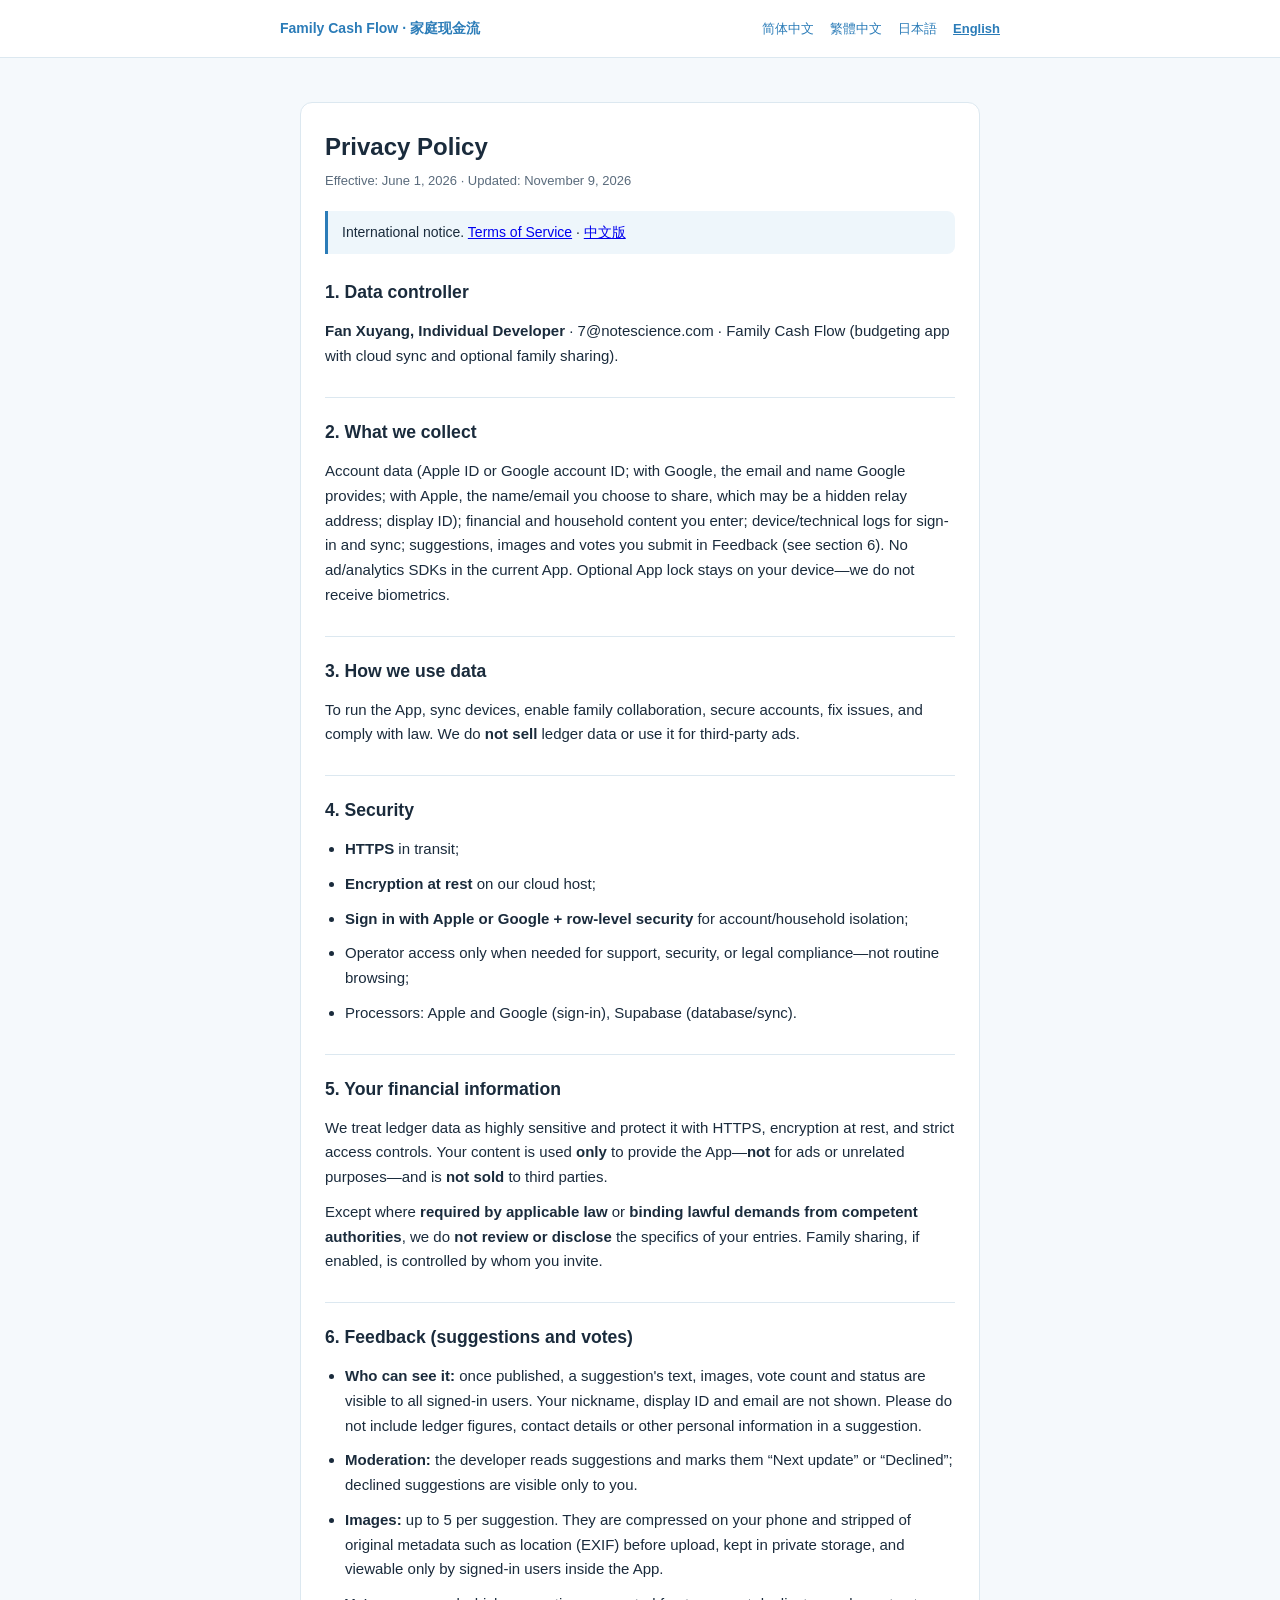
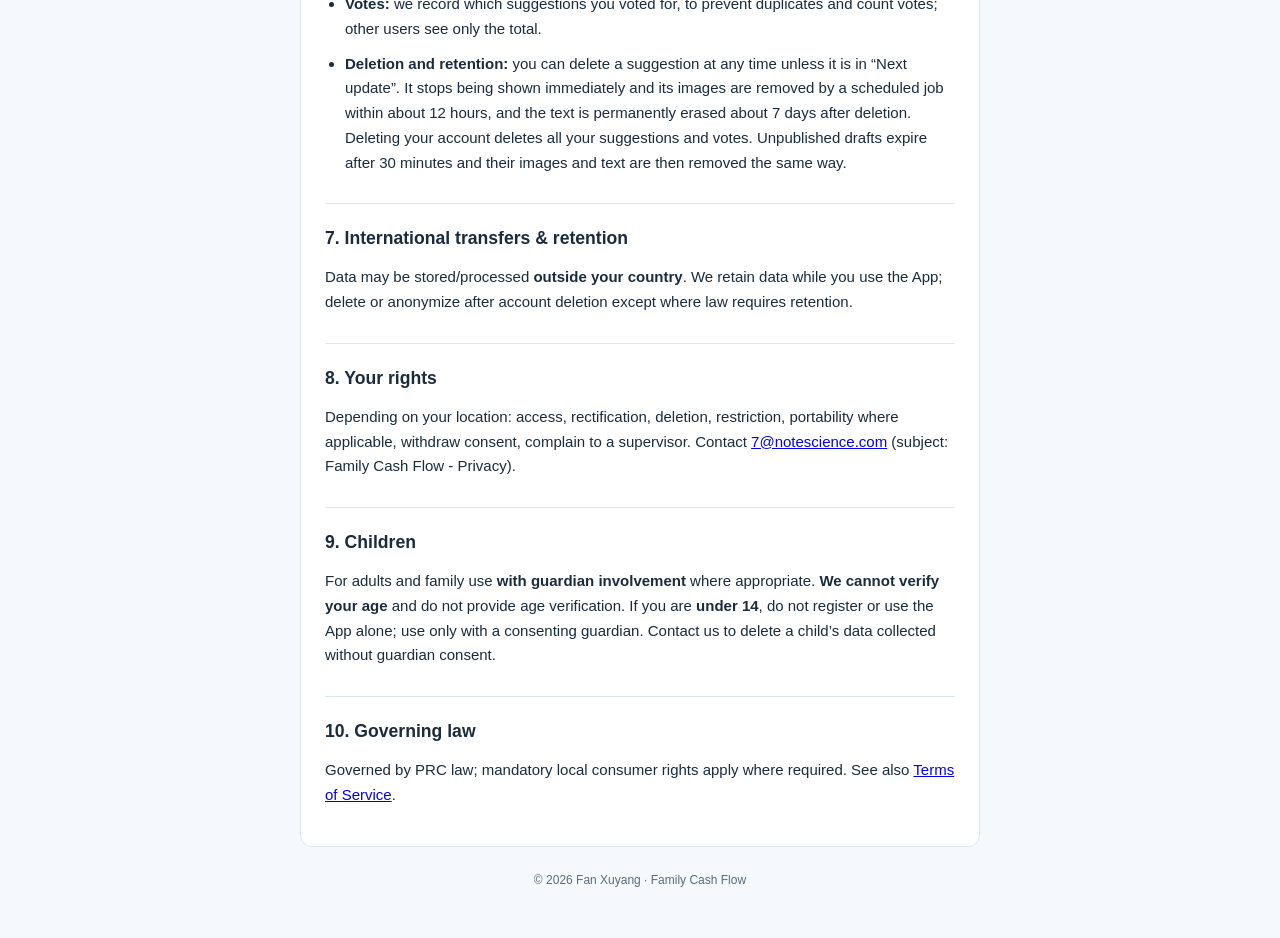
<file: index.html>
<!DOCTYPE html>
<html lang="en">
<head>
  <meta charset="UTF-8">
  <meta name="viewport" content="width=device-width, initial-scale=1">
  <title>Family Cash Flow — Privacy Policy</title>
  <script>
    (function () {
      var lang = (navigator.language || '').toLowerCase();
      var target = 'privacy-en.html';
      if (lang.indexOf('zh') === 0) {
        target = /-hans\b/.test(lang) ? 'privacy-zh.html'
          : /-(hant|tw|hk|mo)\b/.test(lang) ? 'privacy-zh-hant.html' : 'privacy-zh.html';
      } else if (lang.indexOf('ja') === 0) {
        target = 'privacy-ja.html';
      }
      location.replace(target);
    })();
  </script>
</head>
<body>
  <p>Redirecting… <a href="privacy-zh.html">简体中文</a> · <a href="privacy-zh-hant.html">繁體中文</a> · <a href="privacy-ja.html">日本語</a> · <a href="privacy-en.html">English</a></p>
</body>
</html>
</file>
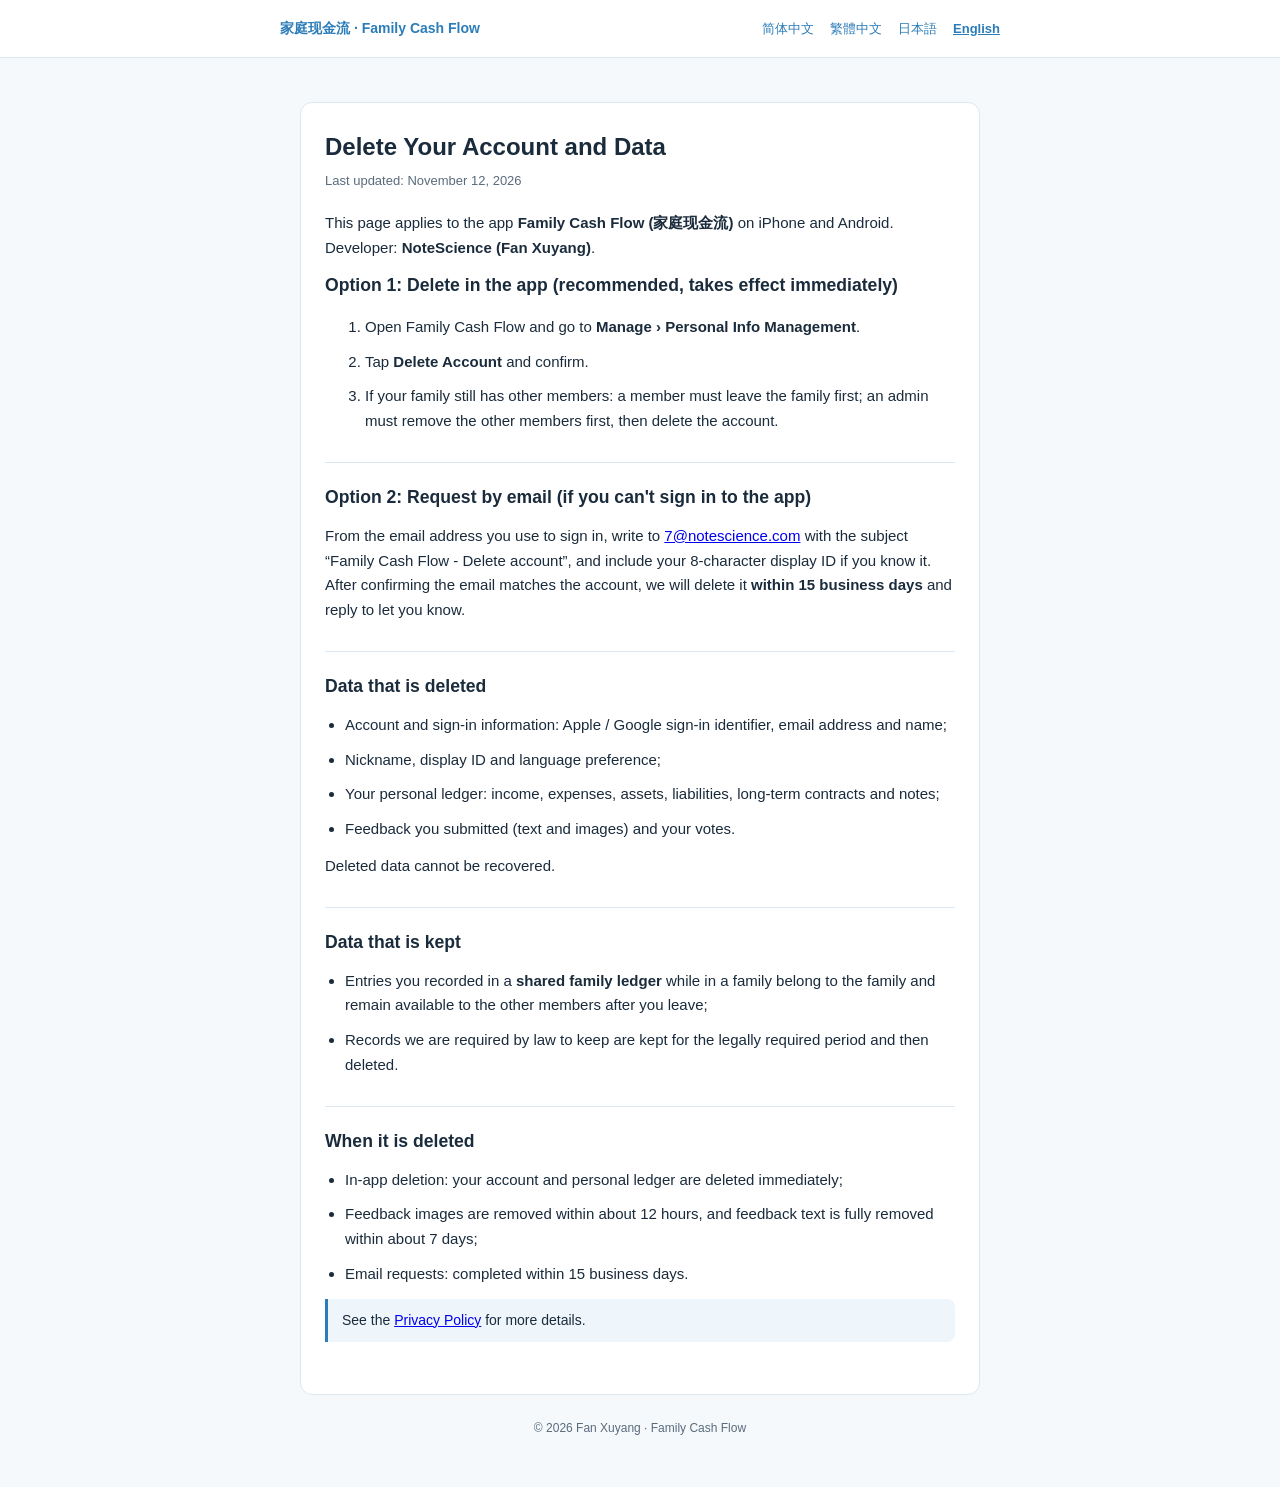
<file: delete-account-en.html>
<!DOCTYPE html>
<html lang="en">
<head>
  <meta charset="UTF-8">
  <meta name="viewport" content="width=device-width, initial-scale=1">
  <title>Family Cash Flow — Delete Your Account and Data</title>
  <link rel="stylesheet" href="style.css">
</head>
<body>
  <header>
    <div class="inner">
      <span class="brand">家庭现金流 · Family Cash Flow</span>
      <nav class="lang" aria-label="Language">
        <a href="delete-account-zh.html" lang="zh-CN">简体中文</a>
        <a href="delete-account-zh-hant.html" lang="zh-Hant">繁體中文</a>
        <a href="delete-account-ja.html" lang="ja">日本語</a>
        <a href="delete-account-en.html" lang="en" class="active">English</a>
      </nav>
    </div>
  </header>
  <div class="wrap">
    <article>
      <h1>Delete Your Account and Data</h1>
      <p class="meta">Last updated: November 12, 2026</p>
      <p>This page applies to the app <strong>Family Cash Flow (家庭现金流)</strong> on iPhone and Android. Developer: <strong>NoteScience (Fan Xuyang)</strong>.</p>

      <h2>Option 1: Delete in the app (recommended, takes effect immediately)</h2>
      <ol>
        <li>Open Family Cash Flow and go to <strong>Manage › Personal Info Management</strong>.</li>
        <li>Tap <strong>Delete Account</strong> and confirm.</li>
        <li>If your family still has other members: a member must leave the family first; an admin must remove the other members first, then delete the account.</li>
      </ol>

      <h2>Option 2: Request by email (if you can't sign in to the app)</h2>
      <p>From the email address you use to sign in, write to <a href="mailto:7@notescience.com?subject=Family%20Cash%20Flow%20-%20Delete%20account">7@notescience.com</a> with the subject “Family Cash Flow - Delete account”, and include your 8-character display ID if you know it. After confirming the email matches the account, we will delete it <strong>within 15 business days</strong> and reply to let you know.</p>

      <h2>Data that is deleted</h2>
      <ul>
        <li>Account and sign-in information: Apple / Google sign-in identifier, email address and name;</li>
        <li>Nickname, display ID and language preference;</li>
        <li>Your personal ledger: income, expenses, assets, liabilities, long-term contracts and notes;</li>
        <li>Feedback you submitted (text and images) and your votes.</li>
      </ul>
      <p>Deleted data cannot be recovered.</p>

      <h2>Data that is kept</h2>
      <ul>
        <li>Entries you recorded in a <strong>shared family ledger</strong> while in a family belong to the family and remain available to the other members after you leave;</li>
        <li>Records we are required by law to keep are kept for the legally required period and then deleted.</li>
      </ul>

      <h2>When it is deleted</h2>
      <ul>
        <li>In-app deletion: your account and personal ledger are deleted immediately;</li>
        <li>Feedback images are removed within about 12 hours, and feedback text is fully removed within about 7 days;</li>
        <li>Email requests: completed within 15 business days.</li>
      </ul>

      <p class="note">See the <a href="privacy-en.html">Privacy Policy</a> for more details.</p>
    </article>
    <footer>© 2026 Fan Xuyang · Family Cash Flow</footer>
  </div>
</body>
</html>
</file>
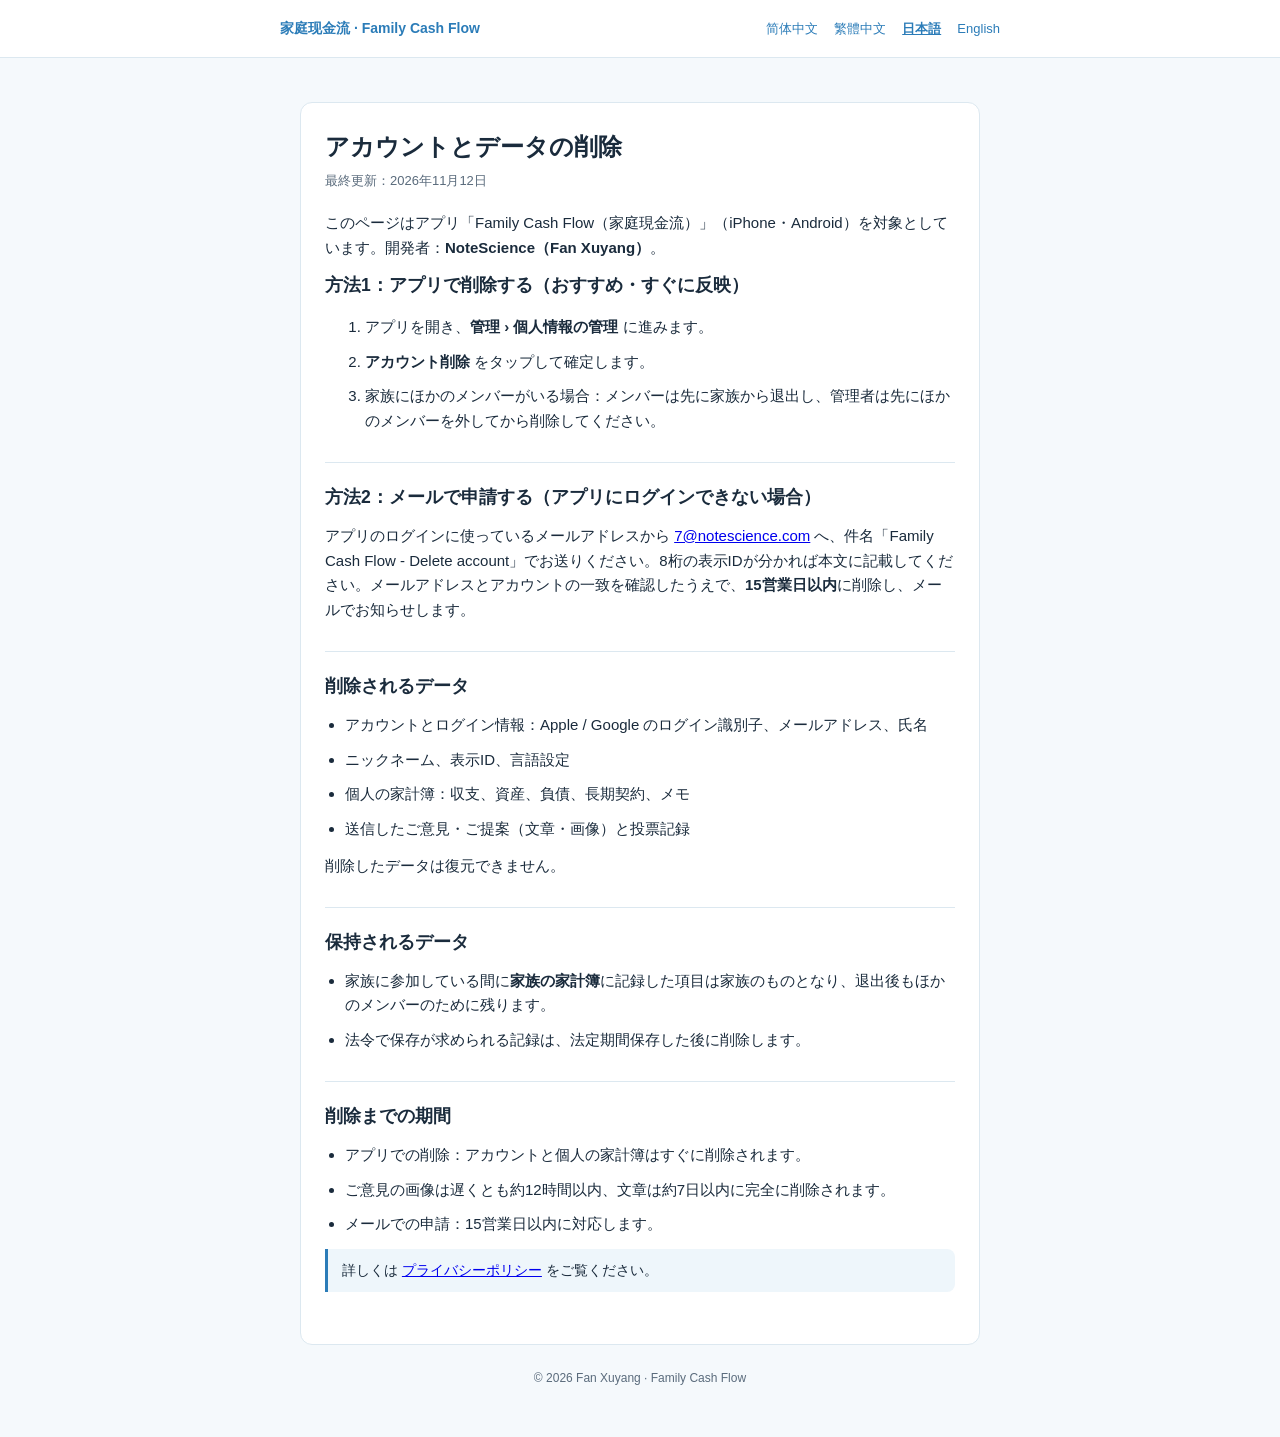
<file: delete-account-ja.html>
<!DOCTYPE html>
<html lang="ja">
<head>
  <meta charset="UTF-8">
  <meta name="viewport" content="width=device-width, initial-scale=1">
  <title>Family Cash Flow — アカウントとデータの削除</title>
  <link rel="stylesheet" href="style.css">
</head>
<body>
  <header>
    <div class="inner">
      <span class="brand">家庭现金流 · Family Cash Flow</span>
      <nav class="lang" aria-label="Language">
        <a href="delete-account-zh.html" lang="zh-CN">简体中文</a>
        <a href="delete-account-zh-hant.html" lang="zh-Hant">繁體中文</a>
        <a href="delete-account-ja.html" lang="ja" class="active">日本語</a>
        <a href="delete-account-en.html" lang="en">English</a>
      </nav>
    </div>
  </header>
  <div class="wrap">
    <article>
      <h1>アカウントとデータの削除</h1>
      <p class="meta">最終更新：2026年11月12日</p>
      <p>このページはアプリ「Family Cash Flow（家庭現金流）」（iPhone・Android）を対象としています。開発者：<strong>NoteScience（Fan Xuyang）</strong>。</p>

      <h2>方法1：アプリで削除する（おすすめ・すぐに反映）</h2>
      <ol>
        <li>アプリを開き、<strong>管理 › 個人情報の管理</strong> に進みます。</li>
        <li><strong>アカウント削除</strong> をタップして確定します。</li>
        <li>家族にほかのメンバーがいる場合：メンバーは先に家族から退出し、管理者は先にほかのメンバーを外してから削除してください。</li>
      </ol>

      <h2>方法2：メールで申請する（アプリにログインできない場合）</h2>
      <p>アプリのログインに使っているメールアドレスから <a href="mailto:7@notescience.com?subject=Family%20Cash%20Flow%20-%20Delete%20account">7@notescience.com</a> へ、件名「Family Cash Flow - Delete account」でお送りください。8桁の表示IDが分かれば本文に記載してください。メールアドレスとアカウントの一致を確認したうえで、<strong>15営業日以内</strong>に削除し、メールでお知らせします。</p>

      <h2>削除されるデータ</h2>
      <ul>
        <li>アカウントとログイン情報：Apple / Google のログイン識別子、メールアドレス、氏名</li>
        <li>ニックネーム、表示ID、言語設定</li>
        <li>個人の家計簿：収支、資産、負債、長期契約、メモ</li>
        <li>送信したご意見・ご提案（文章・画像）と投票記録</li>
      </ul>
      <p>削除したデータは復元できません。</p>

      <h2>保持されるデータ</h2>
      <ul>
        <li>家族に参加している間に<strong>家族の家計簿</strong>に記録した項目は家族のものとなり、退出後もほかのメンバーのために残ります。</li>
        <li>法令で保存が求められる記録は、法定期間保存した後に削除します。</li>
      </ul>

      <h2>削除までの期間</h2>
      <ul>
        <li>アプリでの削除：アカウントと個人の家計簿はすぐに削除されます。</li>
        <li>ご意見の画像は遅くとも約12時間以内、文章は約7日以内に完全に削除されます。</li>
        <li>メールでの申請：15営業日以内に対応します。</li>
      </ul>

      <p class="note">詳しくは <a href="privacy-ja.html">プライバシーポリシー</a> をご覧ください。</p>
    </article>
    <footer>© 2026 Fan Xuyang · Family Cash Flow</footer>
  </div>
</body>
</html>
</file>
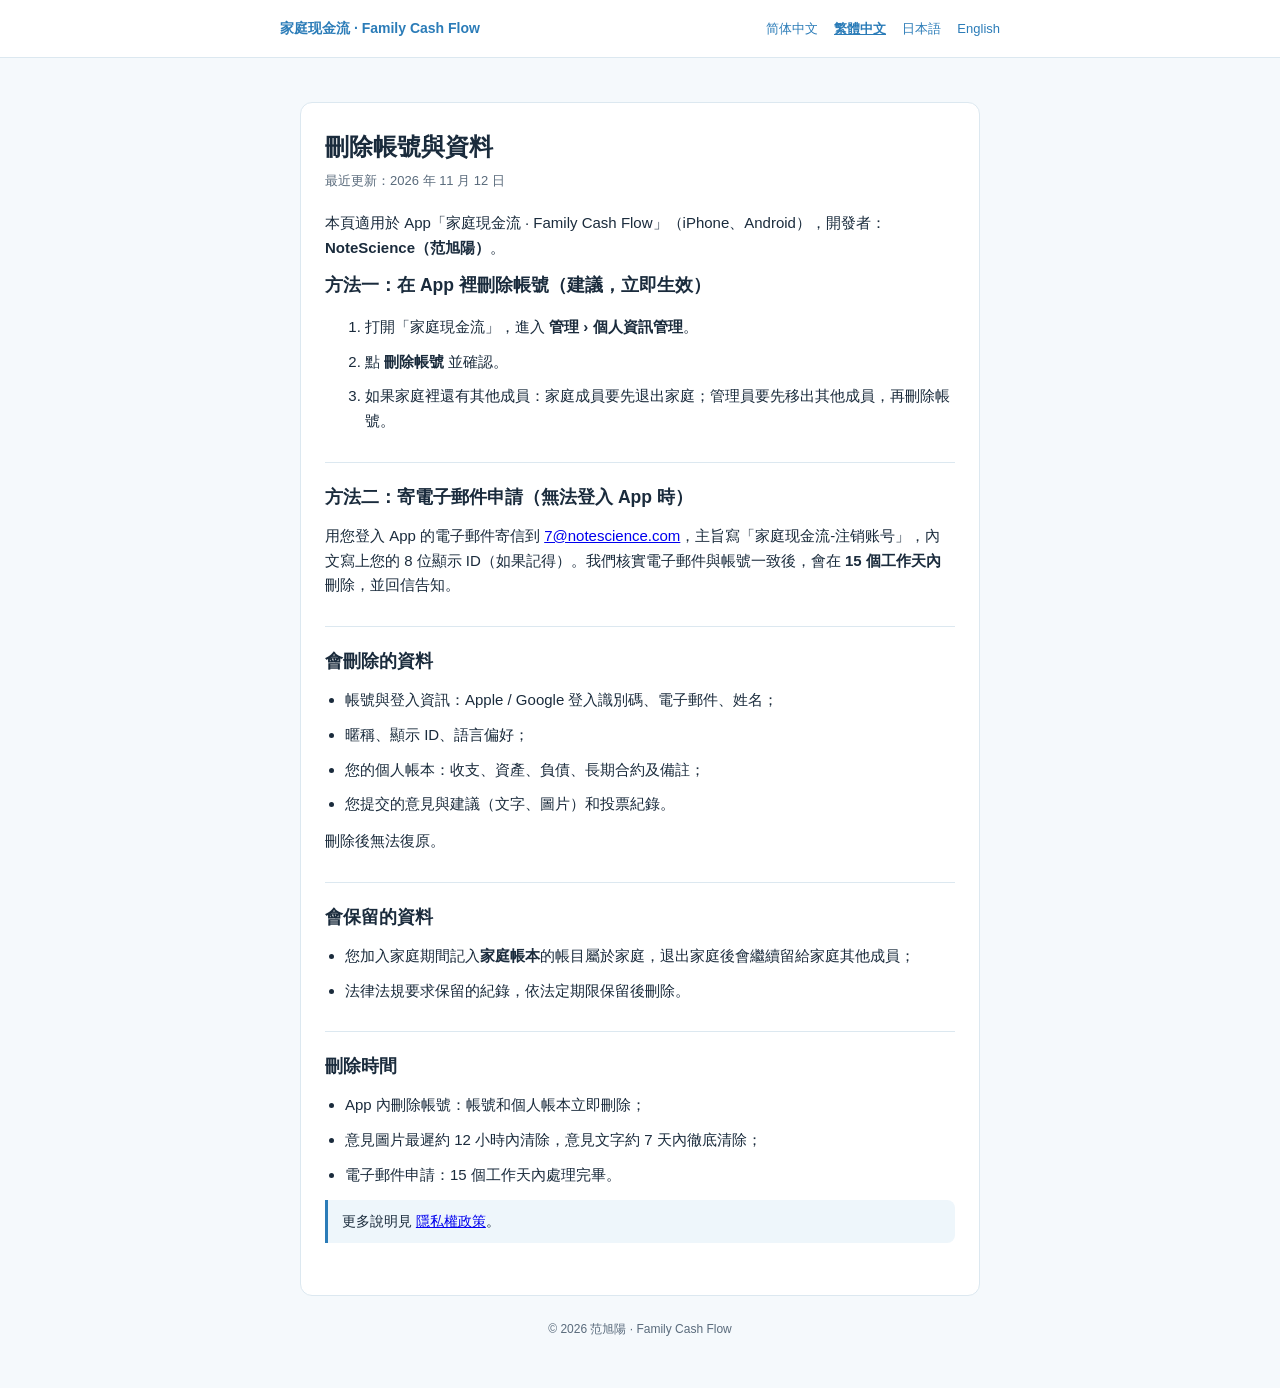
<file: delete-account-zh-hant.html>
<!DOCTYPE html>
<html lang="zh-Hant">
<head>
  <meta charset="UTF-8">
  <meta name="viewport" content="width=device-width, initial-scale=1">
  <title>家庭現金流 — 刪除帳號與資料</title>
  <link rel="stylesheet" href="style.css">
</head>
<body>
  <header>
    <div class="inner">
      <span class="brand">家庭现金流 · Family Cash Flow</span>
      <nav class="lang" aria-label="Language">
        <a href="delete-account-zh.html" lang="zh-CN">简体中文</a>
        <a href="delete-account-zh-hant.html" lang="zh-Hant" class="active">繁體中文</a>
        <a href="delete-account-ja.html" lang="ja">日本語</a>
        <a href="delete-account-en.html" lang="en">English</a>
      </nav>
    </div>
  </header>
  <div class="wrap">
    <article>
      <h1>刪除帳號與資料</h1>
      <p class="meta">最近更新：2026 年 11 月 12 日</p>
      <p>本頁適用於 App「家庭現金流 · Family Cash Flow」（iPhone、Android），開發者：<strong>NoteScience（范旭陽）</strong>。</p>

      <h2>方法一：在 App 裡刪除帳號（建議，立即生效）</h2>
      <ol>
        <li>打開「家庭現金流」，進入 <strong>管理 › 個人資訊管理</strong>。</li>
        <li>點 <strong>刪除帳號</strong> 並確認。</li>
        <li>如果家庭裡還有其他成員：家庭成員要先退出家庭；管理員要先移出其他成員，再刪除帳號。</li>
      </ol>

      <h2>方法二：寄電子郵件申請（無法登入 App 時）</h2>
      <p>用您登入 App 的電子郵件寄信到 <a href="mailto:7@notescience.com?subject=%E5%AE%B6%E5%BA%AD%E7%8E%B0%E9%87%91%E6%B5%81-%E6%B3%A8%E9%94%80%E8%B4%A6%E5%8F%B7">7@notescience.com</a>，主旨寫「家庭现金流-注销账号」，內文寫上您的 8 位顯示 ID（如果記得）。我們核實電子郵件與帳號一致後，會在 <strong>15 個工作天內</strong>刪除，並回信告知。</p>

      <h2>會刪除的資料</h2>
      <ul>
        <li>帳號與登入資訊：Apple / Google 登入識別碼、電子郵件、姓名；</li>
        <li>暱稱、顯示 ID、語言偏好；</li>
        <li>您的個人帳本：收支、資產、負債、長期合約及備註；</li>
        <li>您提交的意見與建議（文字、圖片）和投票紀錄。</li>
      </ul>
      <p>刪除後無法復原。</p>

      <h2>會保留的資料</h2>
      <ul>
        <li>您加入家庭期間記入<strong>家庭帳本</strong>的帳目屬於家庭，退出家庭後會繼續留給家庭其他成員；</li>
        <li>法律法規要求保留的紀錄，依法定期限保留後刪除。</li>
      </ul>

      <h2>刪除時間</h2>
      <ul>
        <li>App 內刪除帳號：帳號和個人帳本立即刪除；</li>
        <li>意見圖片最遲約 12 小時內清除，意見文字約 7 天內徹底清除；</li>
        <li>電子郵件申請：15 個工作天內處理完畢。</li>
      </ul>

      <p class="note">更多說明見 <a href="privacy-zh-hant.html">隱私權政策</a>。</p>
    </article>
    <footer>© 2026 范旭陽 · Family Cash Flow</footer>
  </div>
</body>
</html>
</file>
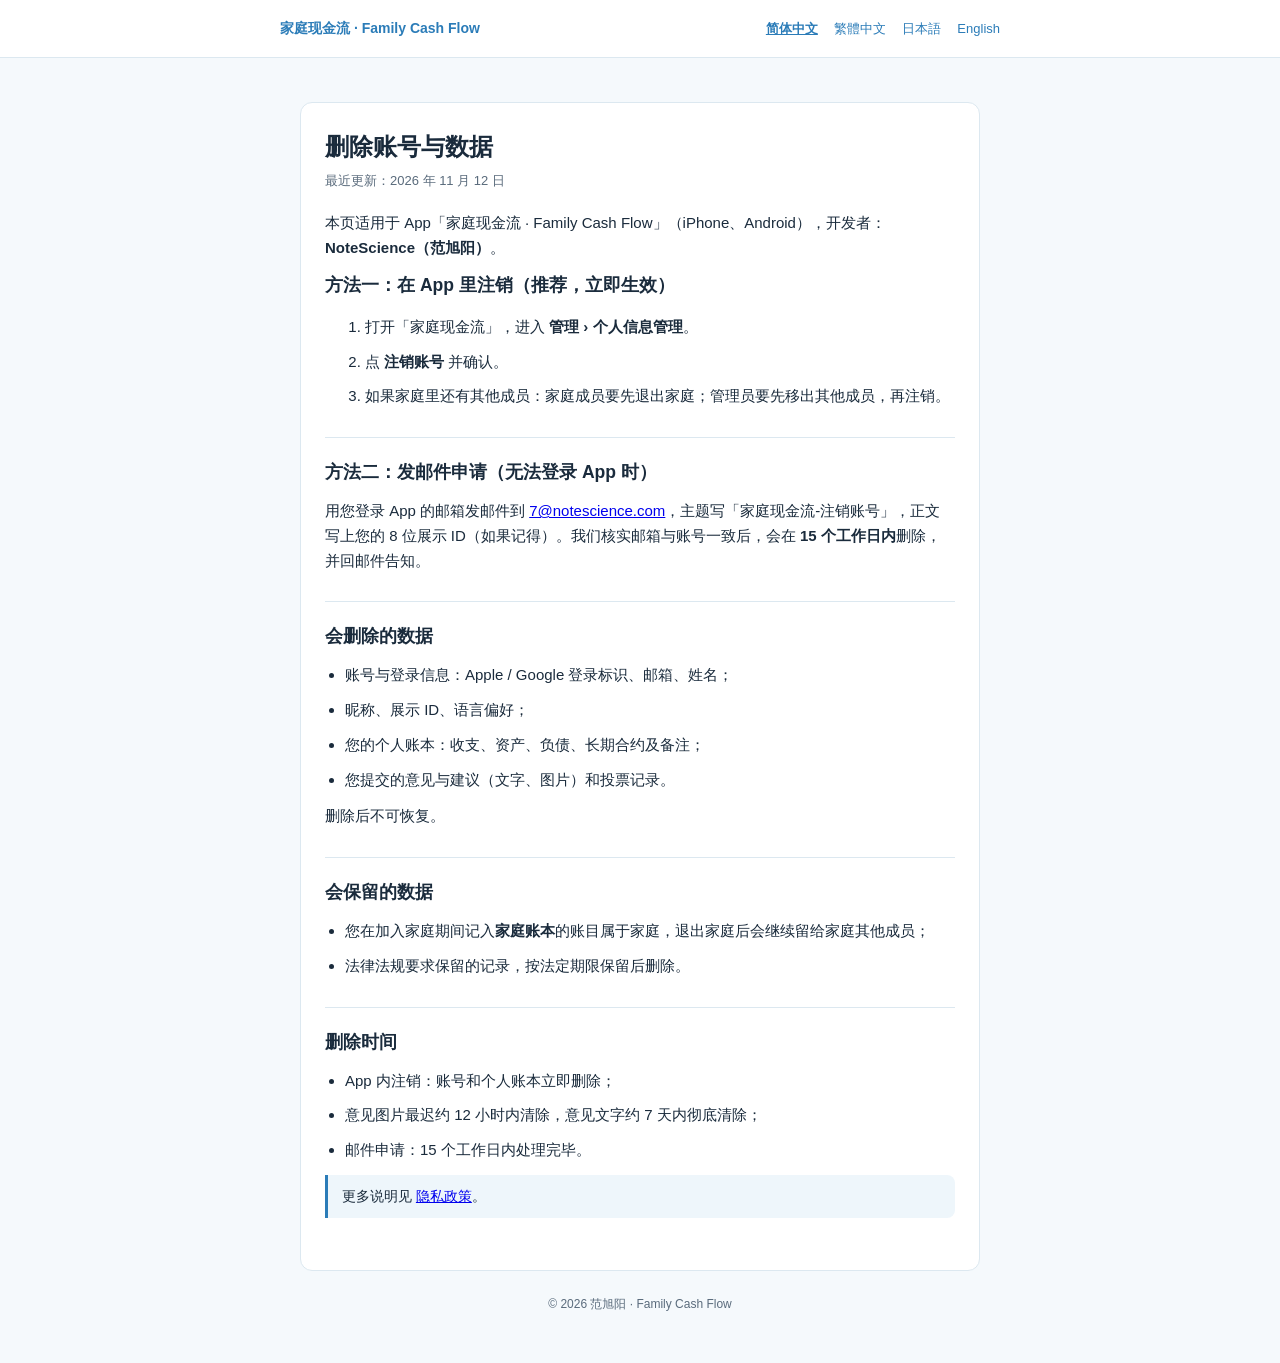
<file: delete-account-zh.html>
<!DOCTYPE html>
<html lang="zh-CN">
<head>
  <meta charset="UTF-8">
  <meta name="viewport" content="width=device-width, initial-scale=1">
  <title>家庭现金流 — 删除账号与数据</title>
  <link rel="stylesheet" href="style.css">
</head>
<body>
  <header>
    <div class="inner">
      <span class="brand">家庭现金流 · Family Cash Flow</span>
      <nav class="lang" aria-label="Language">
        <a href="delete-account-zh.html" lang="zh-CN" class="active">简体中文</a>
        <a href="delete-account-zh-hant.html" lang="zh-Hant">繁體中文</a>
        <a href="delete-account-ja.html" lang="ja">日本語</a>
        <a href="delete-account-en.html" lang="en">English</a>
      </nav>
    </div>
  </header>
  <div class="wrap">
    <article>
      <h1>删除账号与数据</h1>
      <p class="meta">最近更新：2026 年 11 月 12 日</p>
      <p>本页适用于 App「家庭现金流 · Family Cash Flow」（iPhone、Android），开发者：<strong>NoteScience（范旭阳）</strong>。</p>

      <h2>方法一：在 App 里注销（推荐，立即生效）</h2>
      <ol>
        <li>打开「家庭现金流」，进入 <strong>管理 › 个人信息管理</strong>。</li>
        <li>点 <strong>注销账号</strong> 并确认。</li>
        <li>如果家庭里还有其他成员：家庭成员要先退出家庭；管理员要先移出其他成员，再注销。</li>
      </ol>

      <h2>方法二：发邮件申请（无法登录 App 时）</h2>
      <p>用您登录 App 的邮箱发邮件到 <a href="mailto:7@notescience.com?subject=%E5%AE%B6%E5%BA%AD%E7%8E%B0%E9%87%91%E6%B5%81-%E6%B3%A8%E9%94%80%E8%B4%A6%E5%8F%B7">7@notescience.com</a>，主题写「家庭现金流-注销账号」，正文写上您的 8 位展示 ID（如果记得）。我们核实邮箱与账号一致后，会在 <strong>15 个工作日内</strong>删除，并回邮件告知。</p>

      <h2>会删除的数据</h2>
      <ul>
        <li>账号与登录信息：Apple / Google 登录标识、邮箱、姓名；</li>
        <li>昵称、展示 ID、语言偏好；</li>
        <li>您的个人账本：收支、资产、负债、长期合约及备注；</li>
        <li>您提交的意见与建议（文字、图片）和投票记录。</li>
      </ul>
      <p>删除后不可恢复。</p>

      <h2>会保留的数据</h2>
      <ul>
        <li>您在加入家庭期间记入<strong>家庭账本</strong>的账目属于家庭，退出家庭后会继续留给家庭其他成员；</li>
        <li>法律法规要求保留的记录，按法定期限保留后删除。</li>
      </ul>

      <h2>删除时间</h2>
      <ul>
        <li>App 内注销：账号和个人账本立即删除；</li>
        <li>意见图片最迟约 12 小时内清除，意见文字约 7 天内彻底清除；</li>
        <li>邮件申请：15 个工作日内处理完毕。</li>
      </ul>

      <p class="note">更多说明见 <a href="privacy-zh.html">隐私政策</a>。</p>
    </article>
    <footer>© 2026 范旭阳 · Family Cash Flow</footer>
  </div>
</body>
</html>
</file>
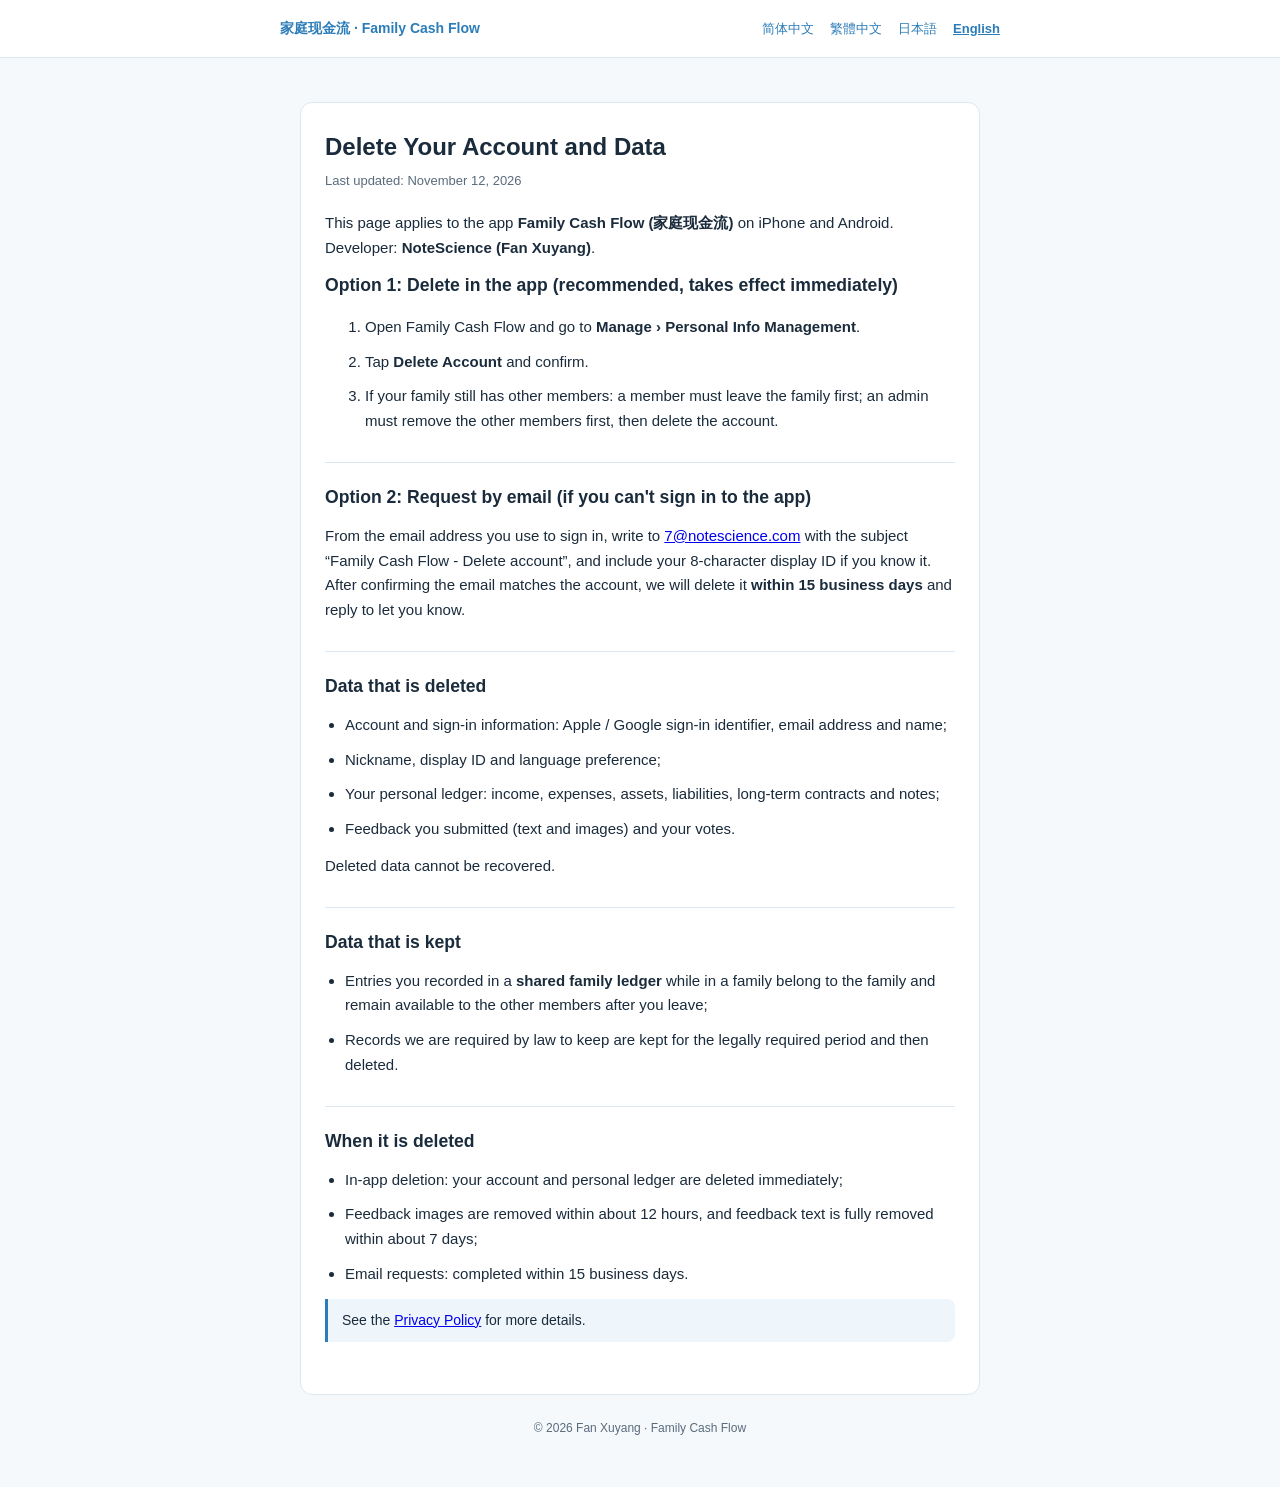
<file: delete-account.html>
<!DOCTYPE html>
<html lang="en">
<head>
  <meta charset="UTF-8">
  <meta name="viewport" content="width=device-width, initial-scale=1">
  <title>Family Cash Flow — Delete Your Account</title>
  <script>
    (function () {
      var lang = (navigator.language || '').toLowerCase();
      var target = 'delete-account-en.html';
      if (lang.indexOf('zh') === 0) {
        target = /-hans\b/.test(lang) ? 'delete-account-zh.html'
          : /-(hant|tw|hk|mo)\b/.test(lang) ? 'delete-account-zh-hant.html' : 'delete-account-zh.html';
      } else if (lang.indexOf('ja') === 0) {
        target = 'delete-account-ja.html';
      }
      location.replace(target);
    })();
  </script>
</head>
<body>
  <p>Delete your account · <a href="delete-account-zh.html">简体中文</a> · <a href="delete-account-zh-hant.html">繁體中文</a> · <a href="delete-account-ja.html">日本語</a> · <a href="delete-account-en.html">English</a></p>
</body>
</html>
</file>
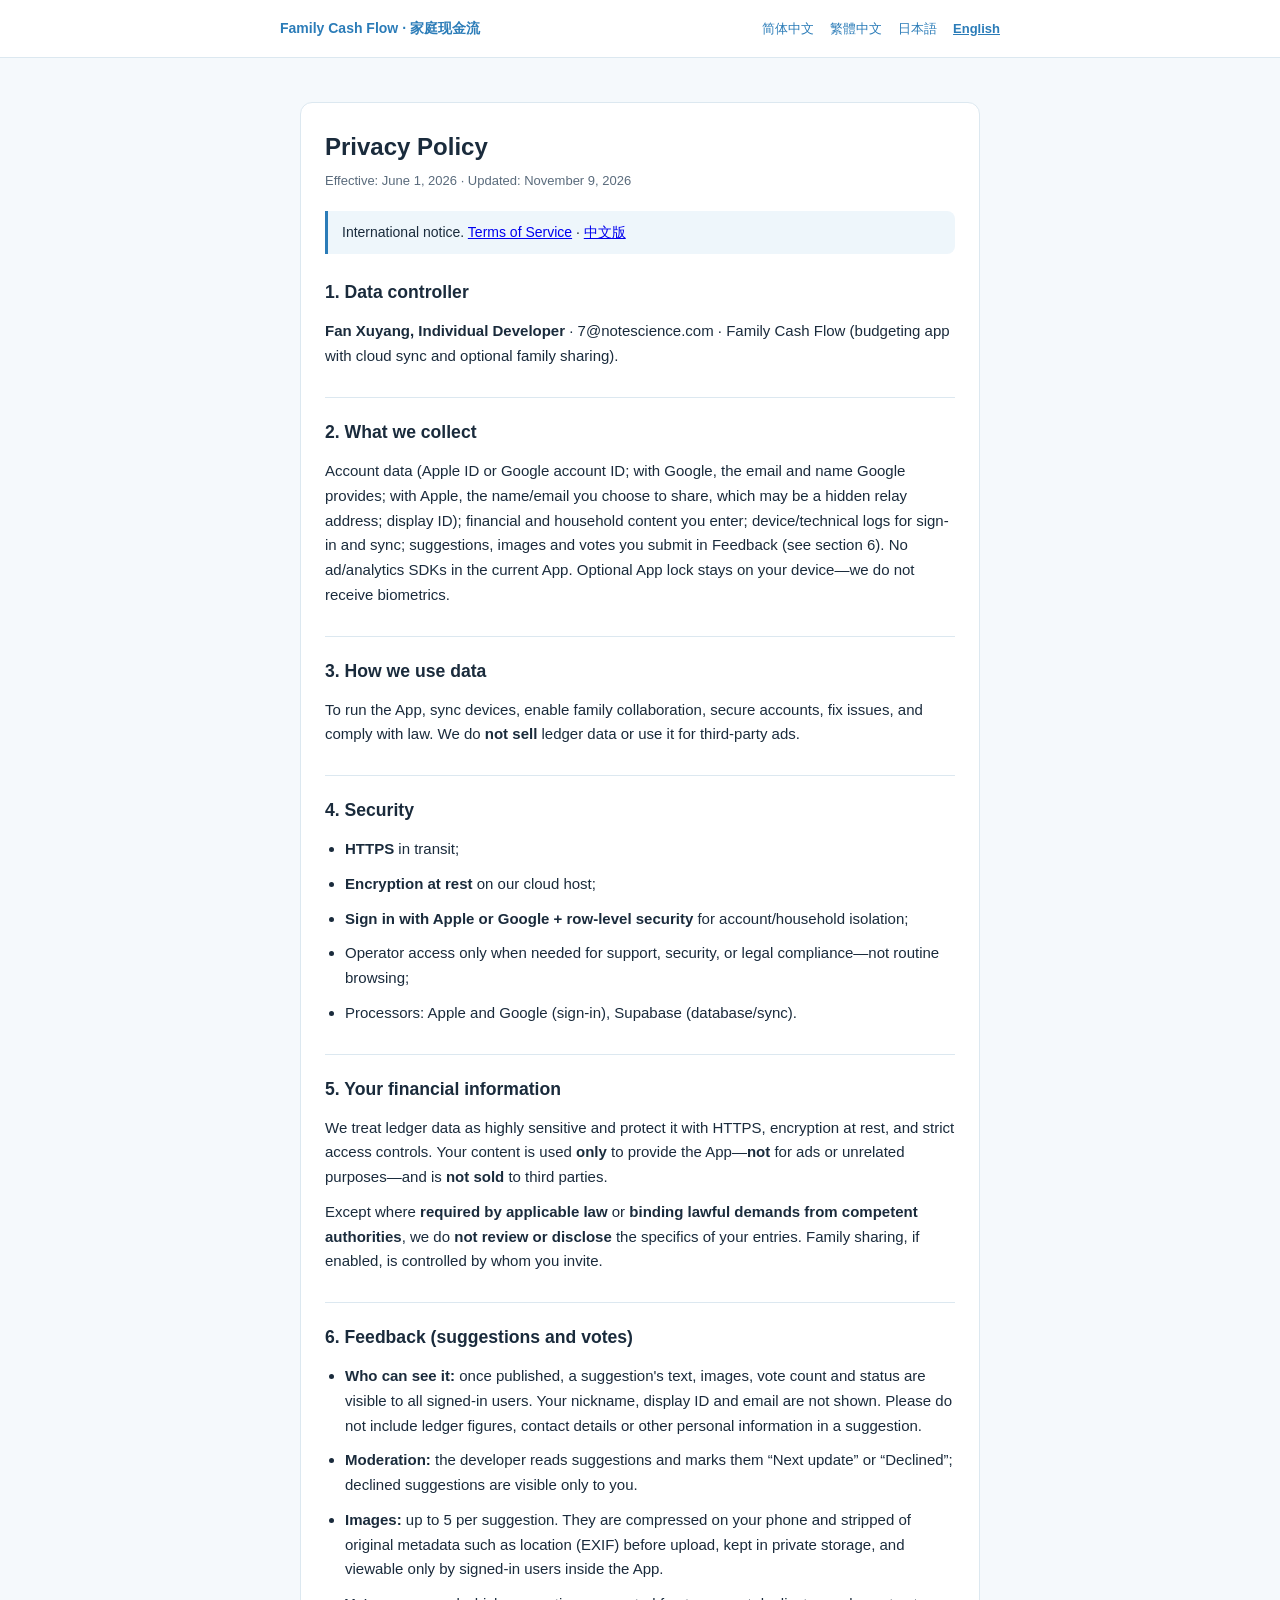
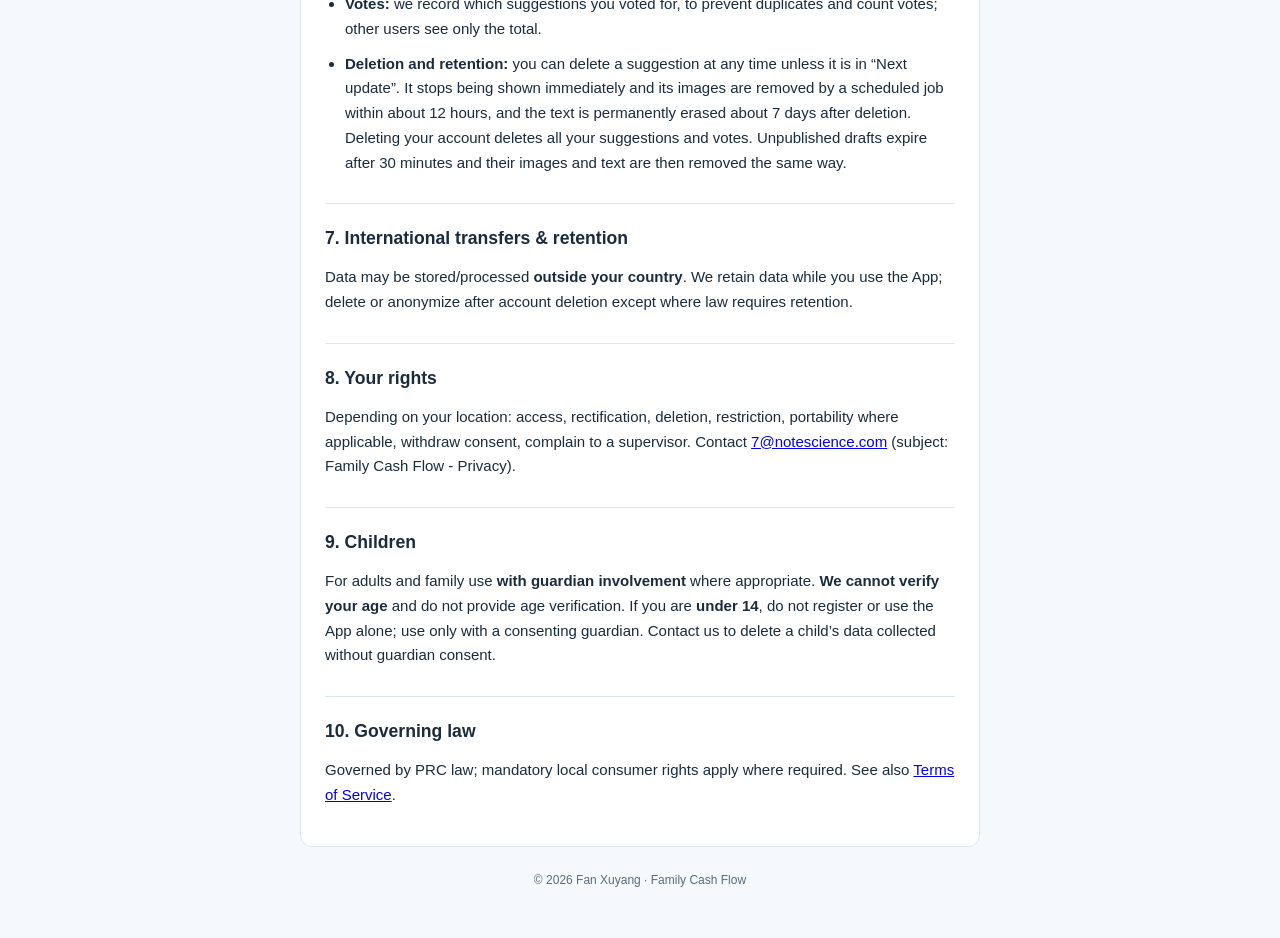
<file: privacy-en.html>
<!DOCTYPE html>
<html lang="en">
<head>
  <meta charset="UTF-8">
  <meta name="viewport" content="width=device-width, initial-scale=1">
  <title>Family Cash Flow — Privacy Policy</title>
  <link rel="stylesheet" href="style.css">
</head>
<body>
  <header>
    <div class="inner">
      <span class="brand">Family Cash Flow · 家庭现金流</span>
      <nav class="lang" aria-label="Language">
        <a href="privacy-zh.html" lang="zh-CN">简体中文</a>
        <a href="privacy-zh-hant.html" lang="zh-Hant">繁體中文</a>
        <a href="privacy-ja.html" lang="ja">日本語</a>
        <a href="privacy-en.html" lang="en" class="active">English</a>
      </nav>
    </div>
  </header>
  <div class="wrap">
    <article>
      <h1>Privacy Policy</h1>
      <p class="meta">Effective: June 1, 2026 · Updated: November 9, 2026</p>
      <p class="note">International notice. <a href="terms-en.html">Terms of Service</a> · <a href="privacy-zh.html">中文版</a></p>

      <h2>1. Data controller</h2>
      <p><strong>Fan Xuyang, Individual Developer</strong> · 7@notescience.com · Family Cash Flow (budgeting app with cloud sync and optional family sharing).</p>

      <h2>2. What we collect</h2>
      <p>Account data (Apple ID or Google account ID; with Google, the email and name Google provides; with Apple, the name/email you choose to share, which may be a hidden relay address; display ID); financial and household content you enter; device/technical logs for sign-in and sync; suggestions, images and votes you submit in Feedback (see section 6). No ad/analytics SDKs in the current App. Optional App lock stays on your device—we do not receive biometrics.</p>

      <h2>3. How we use data</h2>
      <p>To run the App, sync devices, enable family collaboration, secure accounts, fix issues, and comply with law. We do <strong>not sell</strong> ledger data or use it for third-party ads.</p>

      <h2>4. Security</h2>
      <ul>
        <li><strong>HTTPS</strong> in transit;</li>
        <li><strong>Encryption at rest</strong> on our cloud host;</li>
        <li><strong>Sign in with Apple or Google + row-level security</strong> for account/household isolation;</li>
        <li>Operator access only when needed for support, security, or legal compliance—not routine browsing;</li>
        <li>Processors: Apple and Google (sign-in), Supabase (database/sync).</li>
      </ul>

      <h2>5. Your financial information</h2>
      <p>We treat ledger data as highly sensitive and protect it with HTTPS, encryption at rest, and strict access controls. Your content is used <strong>only</strong> to provide the App—<strong>not</strong> for ads or unrelated purposes—and is <strong>not sold</strong> to third parties.</p>
      <p>Except where <strong>required by applicable law</strong> or <strong>binding lawful demands from competent authorities</strong>, we do <strong>not review or disclose</strong> the specifics of your entries. Family sharing, if enabled, is controlled by whom you invite.</p>

      <h2>6. Feedback (suggestions and votes)</h2>
      <ul>
        <li><strong>Who can see it:</strong> once published, a suggestion's text, images, vote count and status are visible to all signed-in users. Your nickname, display ID and email are not shown. Please do not include ledger figures, contact details or other personal information in a suggestion.</li>
        <li><strong>Moderation:</strong> the developer reads suggestions and marks them “Next update” or “Declined”; declined suggestions are visible only to you.</li>
        <li><strong>Images:</strong> up to 5 per suggestion. They are compressed on your phone and stripped of original metadata such as location (EXIF) before upload, kept in private storage, and viewable only by signed-in users inside the App.</li>
        <li><strong>Votes:</strong> we record which suggestions you voted for, to prevent duplicates and count votes; other users see only the total.</li>
        <li><strong>Deletion and retention:</strong> you can delete a suggestion at any time unless it is in “Next update”. It stops being shown immediately and its images are removed by a scheduled job within about 12 hours, and the text is permanently erased about 7 days after deletion. Deleting your account deletes all your suggestions and votes. Unpublished drafts expire after 30 minutes and their images and text are then removed the same way.</li>
      </ul>

      <h2>7. International transfers &amp; retention</h2>
      <p>Data may be stored/processed <strong>outside your country</strong>. We retain data while you use the App; delete or anonymize after account deletion except where law requires retention.</p>

      <h2>8. Your rights</h2>
      <p>Depending on your location: access, rectification, deletion, restriction, portability where applicable, withdraw consent, complain to a supervisor. Contact <a href="mailto:7@notescience.com">7@notescience.com</a> (subject: Family Cash Flow - Privacy).</p>

      <h2>9. Children</h2>
      <p>For adults and family use <strong>with guardian involvement</strong> where appropriate. <strong>We cannot verify your age</strong> and do not provide age verification. If you are <strong>under 14</strong>, do not register or use the App alone; use only with a consenting guardian. Contact us to delete a child’s data collected without guardian consent.</p>

      <h2>10. Governing law</h2>
      <p>Governed by PRC law; mandatory local consumer rights apply where required. See also <a href="terms-en.html">Terms of Service</a>.</p>
    </article>
    <footer>© 2026 Fan Xuyang · Family Cash Flow</footer>
  </div>
</body>
</html>
</file>
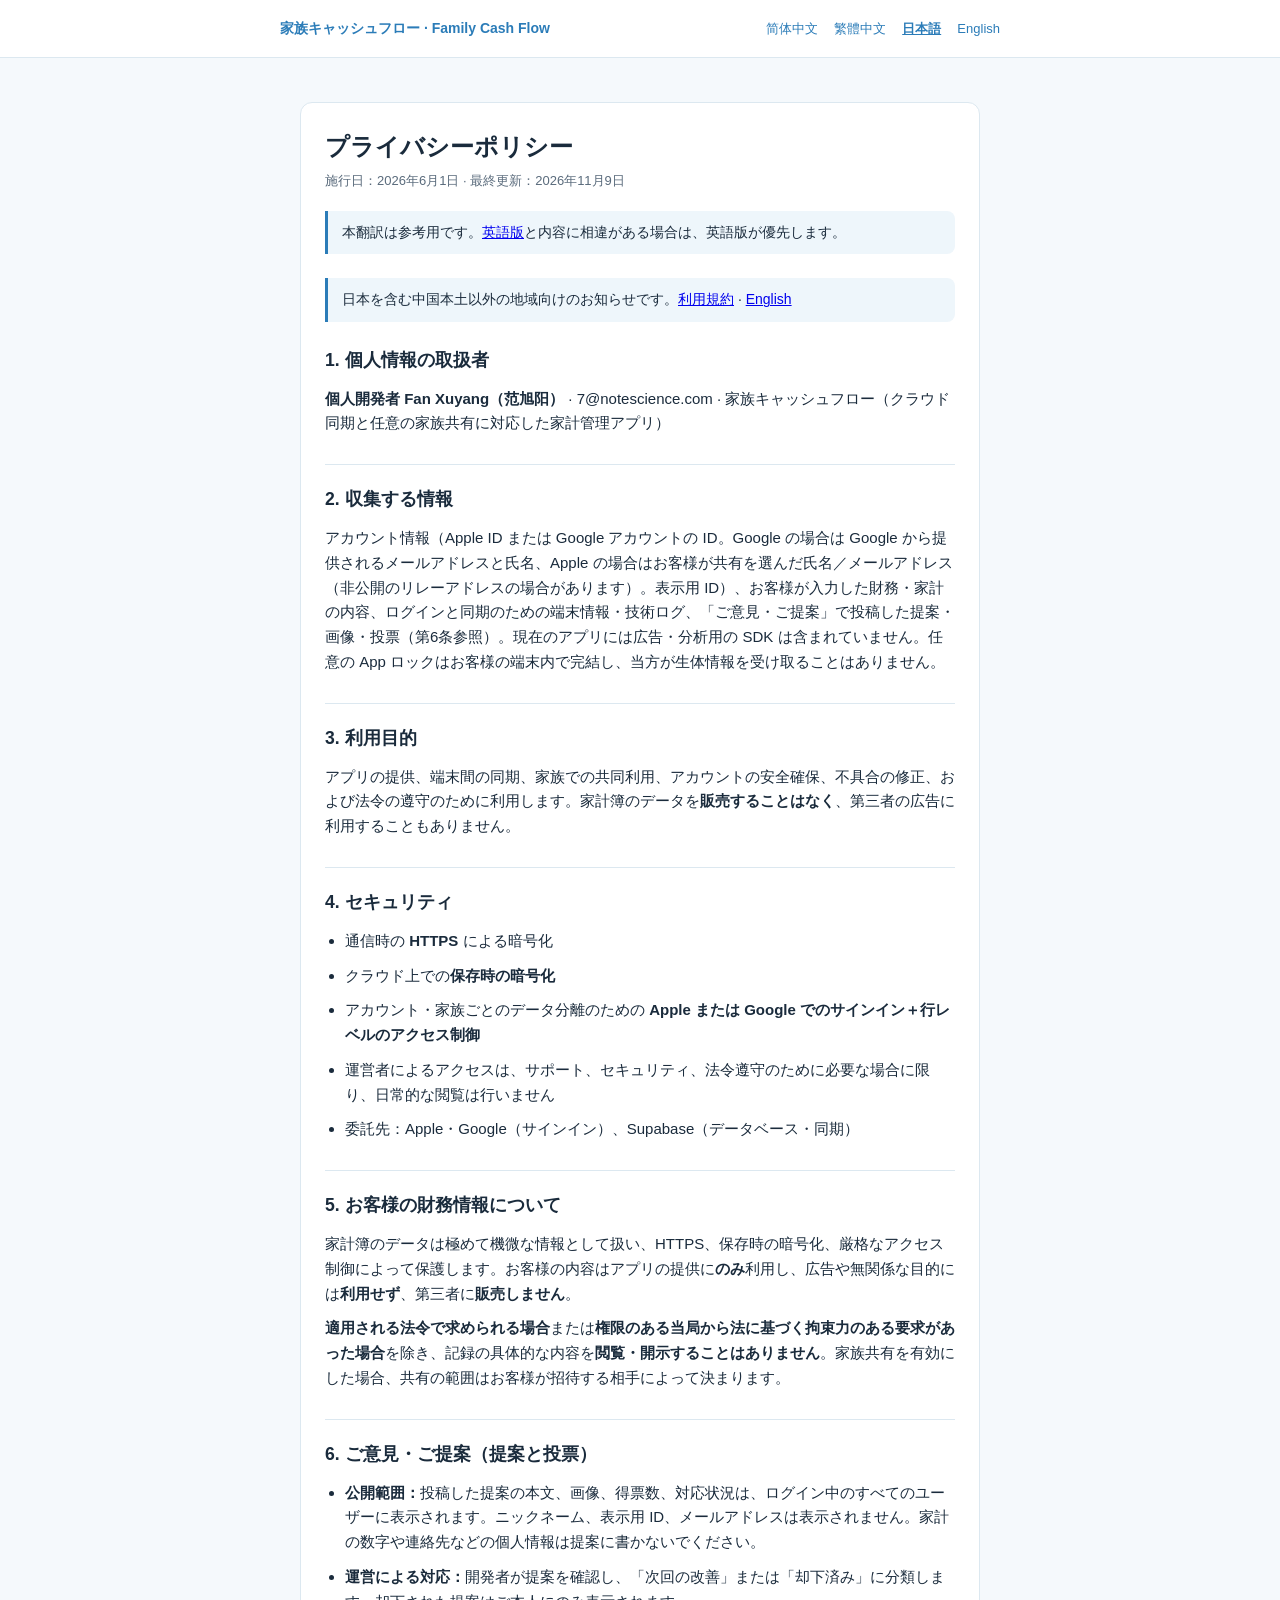
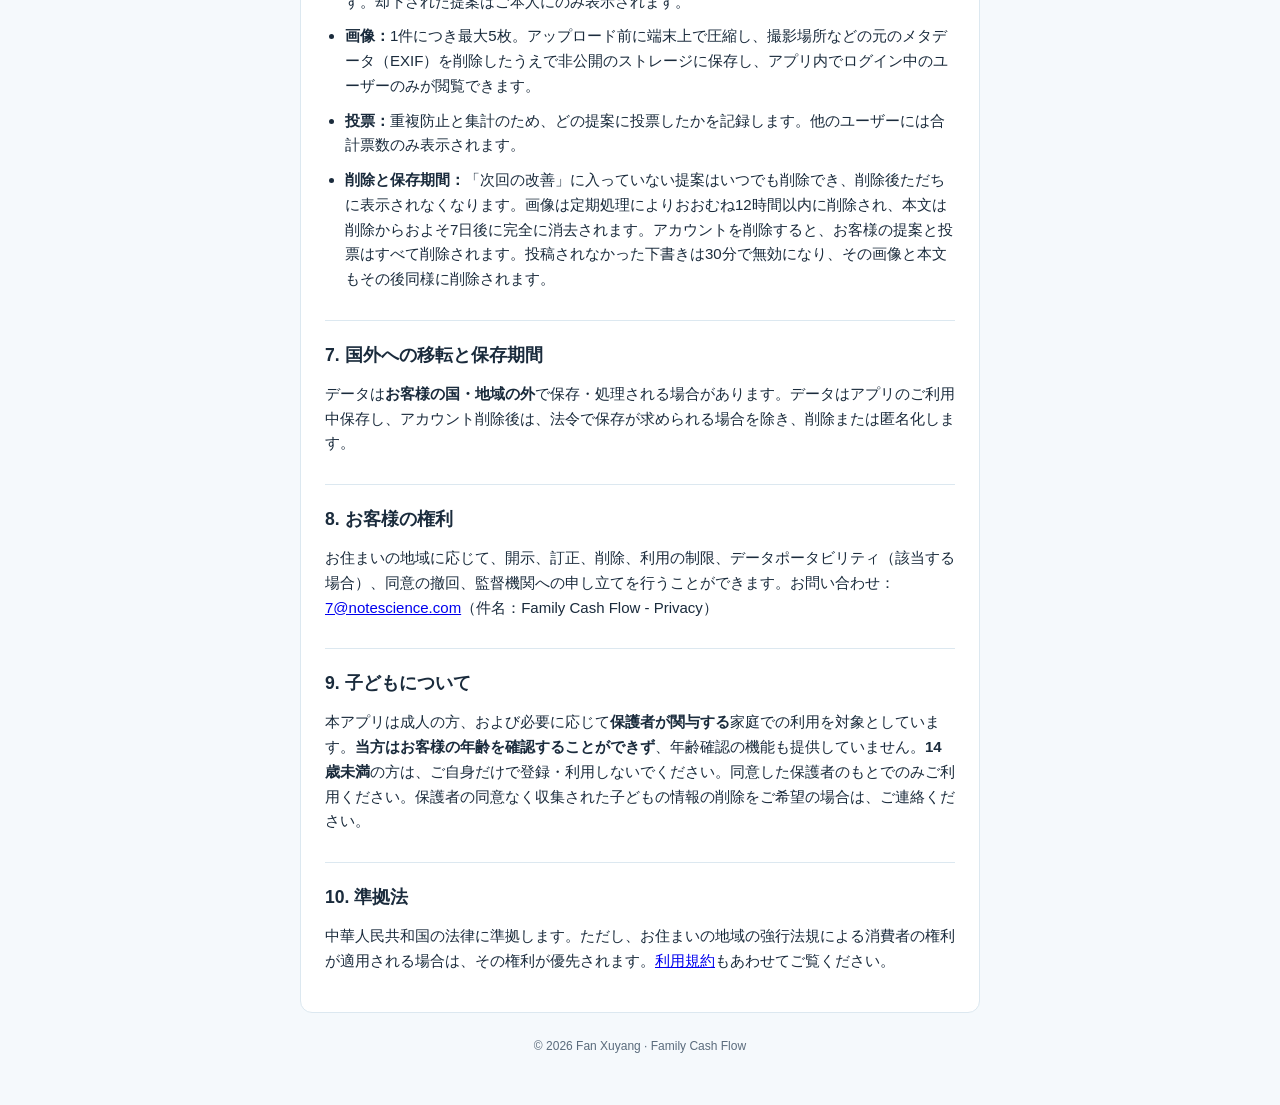
<file: privacy-ja.html>
<!DOCTYPE html>
<html lang="ja">
<head>
  <meta charset="UTF-8">
  <meta name="viewport" content="width=device-width, initial-scale=1">
  <title>家族キャッシュフロー — プライバシーポリシー</title>
  <link rel="stylesheet" href="style.css">
</head>
<body>
  <header>
    <div class="inner">
      <span class="brand">家族キャッシュフロー · Family Cash Flow</span>
      <nav class="lang" aria-label="Language">
        <a href="privacy-zh.html" lang="zh-CN">简体中文</a>
        <a href="privacy-zh-hant.html" lang="zh-Hant">繁體中文</a>
        <a href="privacy-ja.html" lang="ja" class="active">日本語</a>
        <a href="privacy-en.html" lang="en">English</a>
      </nav>
    </div>
  </header>
  <div class="wrap">
    <article>
      <h1>プライバシーポリシー</h1>
      <p class="meta">施行日：2026年6月1日 · 最終更新：2026年11月9日</p>
      <p class="note">本翻訳は参考用です。<a href="privacy-en.html">英語版</a>と内容に相違がある場合は、英語版が優先します。</p>
      <p class="note">日本を含む中国本土以外の地域向けのお知らせです。<a href="terms-ja.html">利用規約</a> · <a href="privacy-en.html">English</a></p>

      <h2>1. 個人情報の取扱者</h2>
      <p><strong>個人開発者 Fan Xuyang（范旭阳）</strong> · 7@notescience.com · 家族キャッシュフロー（クラウド同期と任意の家族共有に対応した家計管理アプリ）</p>

      <h2>2. 収集する情報</h2>
      <p>アカウント情報（Apple ID または Google アカウントの ID。Google の場合は Google から提供されるメールアドレスと氏名、Apple の場合はお客様が共有を選んだ氏名／メールアドレス（非公開のリレーアドレスの場合があります）。表示用 ID）、お客様が入力した財務・家計の内容、ログインと同期のための端末情報・技術ログ、「ご意見・ご提案」で投稿した提案・画像・投票（第6条参照）。現在のアプリには広告・分析用の SDK は含まれていません。任意の App ロックはお客様の端末内で完結し、当方が生体情報を受け取ることはありません。</p>

      <h2>3. 利用目的</h2>
      <p>アプリの提供、端末間の同期、家族での共同利用、アカウントの安全確保、不具合の修正、および法令の遵守のために利用します。家計簿のデータを<strong>販売することはなく</strong>、第三者の広告に利用することもありません。</p>

      <h2>4. セキュリティ</h2>
      <ul>
        <li>通信時の <strong>HTTPS</strong> による暗号化</li>
        <li>クラウド上での<strong>保存時の暗号化</strong></li>
        <li>アカウント・家族ごとのデータ分離のための <strong>Apple または Google でのサインイン＋行レベルのアクセス制御</strong></li>
        <li>運営者によるアクセスは、サポート、セキュリティ、法令遵守のために必要な場合に限り、日常的な閲覧は行いません</li>
        <li>委託先：Apple・Google（サインイン）、Supabase（データベース・同期）</li>
      </ul>

      <h2>5. お客様の財務情報について</h2>
      <p>家計簿のデータは極めて機微な情報として扱い、HTTPS、保存時の暗号化、厳格なアクセス制御によって保護します。お客様の内容はアプリの提供に<strong>のみ</strong>利用し、広告や無関係な目的には<strong>利用せず</strong>、第三者に<strong>販売しません</strong>。</p>
      <p><strong>適用される法令で求められる場合</strong>または<strong>権限のある当局から法に基づく拘束力のある要求があった場合</strong>を除き、記録の具体的な内容を<strong>閲覧・開示することはありません</strong>。家族共有を有効にした場合、共有の範囲はお客様が招待する相手によって決まります。</p>

      <h2>6. ご意見・ご提案（提案と投票）</h2>
      <ul>
        <li><strong>公開範囲：</strong>投稿した提案の本文、画像、得票数、対応状況は、ログイン中のすべてのユーザーに表示されます。ニックネーム、表示用 ID、メールアドレスは表示されません。家計の数字や連絡先などの個人情報は提案に書かないでください。</li>
        <li><strong>運営による対応：</strong>開発者が提案を確認し、「次回の改善」または「却下済み」に分類します。却下された提案はご本人にのみ表示されます。</li>
        <li><strong>画像：</strong>1件につき最大5枚。アップロード前に端末上で圧縮し、撮影場所などの元のメタデータ（EXIF）を削除したうえで非公開のストレージに保存し、アプリ内でログイン中のユーザーのみが閲覧できます。</li>
        <li><strong>投票：</strong>重複防止と集計のため、どの提案に投票したかを記録します。他のユーザーには合計票数のみ表示されます。</li>
        <li><strong>削除と保存期間：</strong>「次回の改善」に入っていない提案はいつでも削除でき、削除後ただちに表示されなくなります。画像は定期処理によりおおむね12時間以内に削除され、本文は削除からおよそ7日後に完全に消去されます。アカウントを削除すると、お客様の提案と投票はすべて削除されます。投稿されなかった下書きは30分で無効になり、その画像と本文もその後同様に削除されます。</li>
      </ul>

      <h2>7. 国外への移転と保存期間</h2>
      <p>データは<strong>お客様の国・地域の外</strong>で保存・処理される場合があります。データはアプリのご利用中保存し、アカウント削除後は、法令で保存が求められる場合を除き、削除または匿名化します。</p>

      <h2>8. お客様の権利</h2>
      <p>お住まいの地域に応じて、開示、訂正、削除、利用の制限、データポータビリティ（該当する場合）、同意の撤回、監督機関への申し立てを行うことができます。お問い合わせ：<a href="mailto:7@notescience.com">7@notescience.com</a>（件名：Family Cash Flow - Privacy）</p>

      <h2>9. 子どもについて</h2>
      <p>本アプリは成人の方、および必要に応じて<strong>保護者が関与する</strong>家庭での利用を対象としています。<strong>当方はお客様の年齢を確認することができず</strong>、年齢確認の機能も提供していません。<strong>14歳未満</strong>の方は、ご自身だけで登録・利用しないでください。同意した保護者のもとでのみご利用ください。保護者の同意なく収集された子どもの情報の削除をご希望の場合は、ご連絡ください。</p>

      <h2>10. 準拠法</h2>
      <p>中華人民共和国の法律に準拠します。ただし、お住まいの地域の強行法規による消費者の権利が適用される場合は、その権利が優先されます。<a href="terms-ja.html">利用規約</a>もあわせてご覧ください。</p>
    </article>
    <footer>© 2026 Fan Xuyang · Family Cash Flow</footer>
  </div>
</body>
</html>
</file>
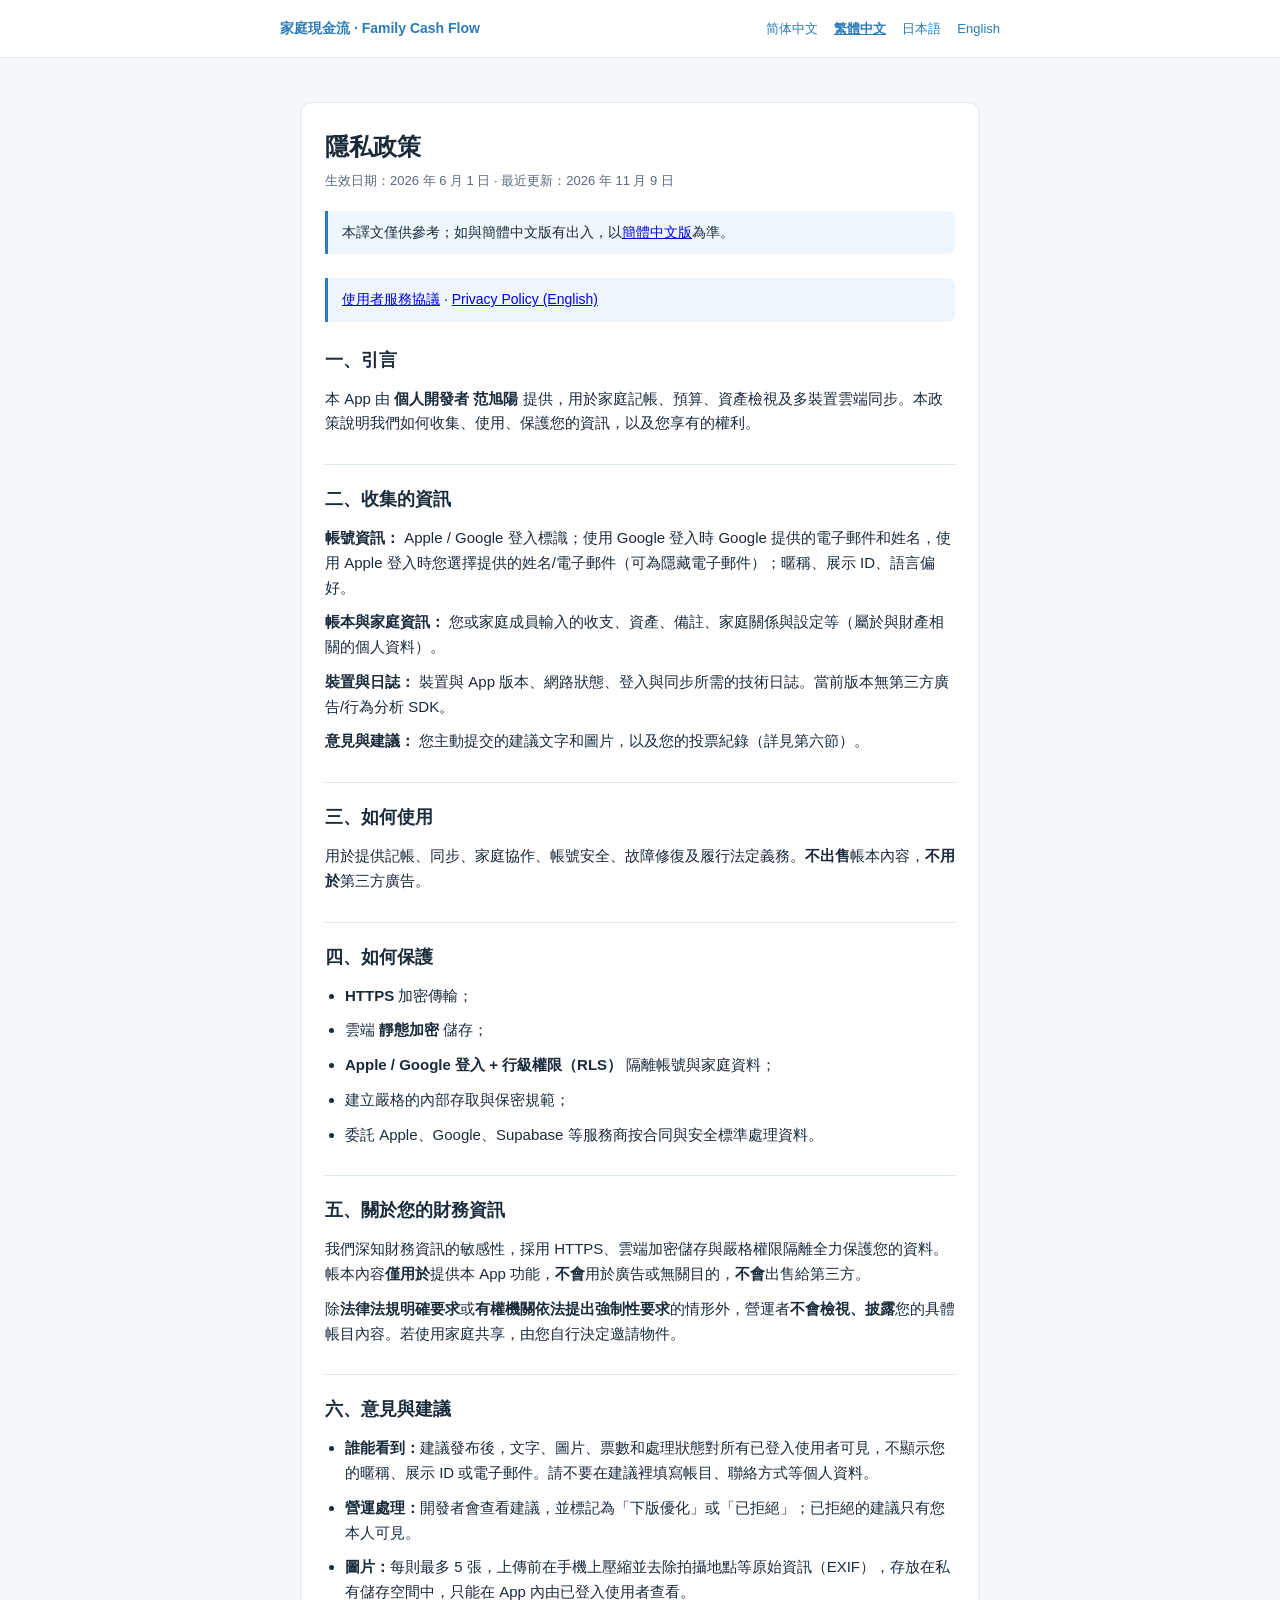
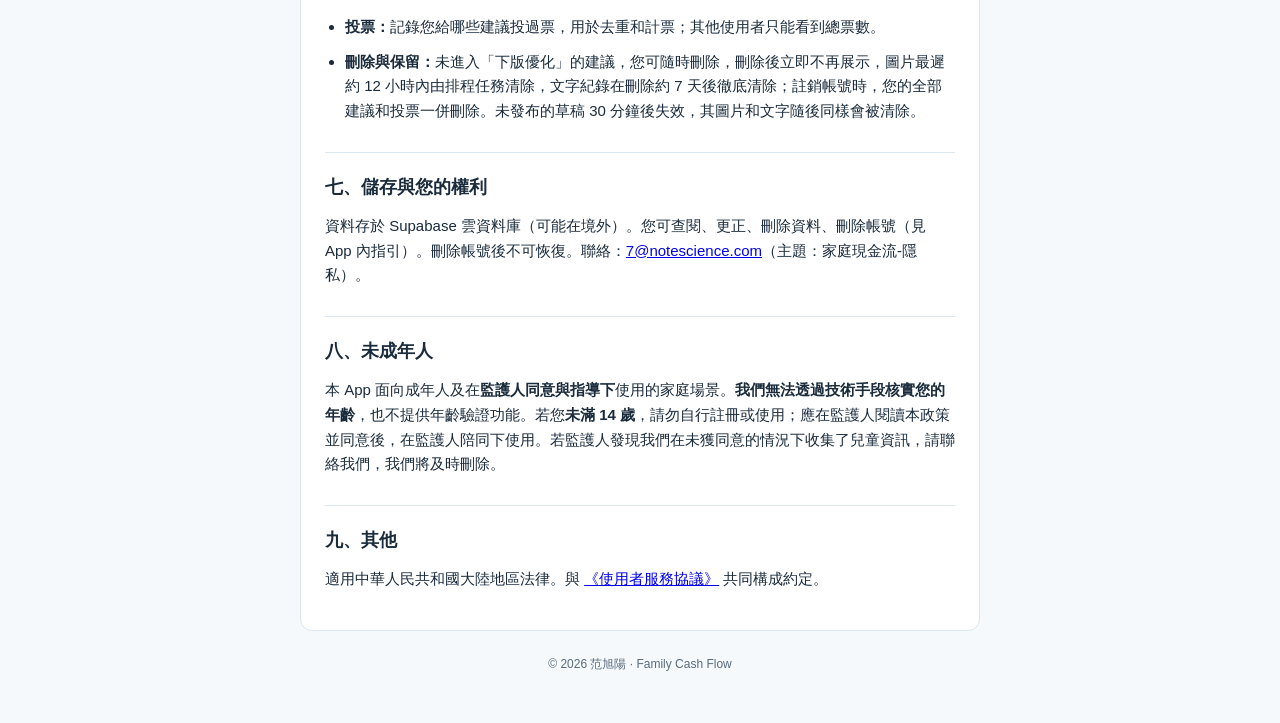
<file: privacy-zh-hant.html>
<!DOCTYPE html>
<html lang="zh-Hant">
<head>
  <meta charset="UTF-8">
  <meta name="viewport" content="width=device-width, initial-scale=1">
  <title>家庭現金流 — 隱私政策</title>
  <link rel="stylesheet" href="style.css">
</head>
<body>
  <header>
    <div class="inner">
      <span class="brand">家庭現金流 · Family Cash Flow</span>
      <nav class="lang" aria-label="Language">
        <a href="privacy-zh.html" lang="zh-CN">简体中文</a>
        <a href="privacy-zh-hant.html" lang="zh-Hant" class="active">繁體中文</a>
        <a href="privacy-ja.html" lang="ja">日本語</a>
        <a href="privacy-en.html" lang="en">English</a>
      </nav>
    </div>
  </header>
  <div class="wrap">
    <article>
      <h1>隱私政策</h1>
      <p class="meta">生效日期：2026 年 6 月 1 日 · 最近更新：2026 年 11 月 9 日</p>
      <p class="note">本譯文僅供參考；如與簡體中文版有出入，以<a href="privacy-zh.html">簡體中文版</a>為準。</p>
      <p class="note"><a href="terms-zh-hant.html">使用者服務協議</a> · <a href="privacy-en.html">Privacy Policy (English)</a></p>

      <h2>一、引言</h2>
      <p>本 App 由 <strong>個人開發者 范旭陽</strong> 提供，用於家庭記帳、預算、資產檢視及多裝置雲端同步。本政策說明我們如何收集、使用、保護您的資訊，以及您享有的權利。</p>

      <h2>二、收集的資訊</h2>
      <p><strong>帳號資訊：</strong> Apple / Google 登入標識；使用 Google 登入時 Google 提供的電子郵件和姓名，使用 Apple 登入時您選擇提供的姓名/電子郵件（可為隱藏電子郵件）；暱稱、展示 ID、語言偏好。</p>
      <p><strong>帳本與家庭資訊：</strong> 您或家庭成員輸入的收支、資產、備註、家庭關係與設定等（屬於與財產相關的個人資料）。</p>
      <p><strong>裝置與日誌：</strong> 裝置與 App 版本、網路狀態、登入與同步所需的技術日誌。當前版本無第三方廣告/行為分析 SDK。</p>
      <p><strong>意見與建議：</strong> 您主動提交的建議文字和圖片，以及您的投票紀錄（詳見第六節）。</p>

      <h2>三、如何使用</h2>
      <p>用於提供記帳、同步、家庭協作、帳號安全、故障修復及履行法定義務。<strong>不出售</strong>帳本內容，<strong>不用於</strong>第三方廣告。</p>

      <h2>四、如何保護</h2>
      <ul>
        <li><strong>HTTPS</strong> 加密傳輸；</li>
        <li>雲端 <strong>靜態加密</strong> 儲存；</li>
        <li><strong>Apple / Google 登入 + 行級權限（RLS）</strong> 隔離帳號與家庭資料；</li>
        <li>建立嚴格的內部存取與保密規範；</li>
        <li>委託 Apple、Google、Supabase 等服務商按合同與安全標準處理資料。</li>
      </ul>

      <h2>五、關於您的財務資訊</h2>
      <p>我們深知財務資訊的敏感性，採用 HTTPS、雲端加密儲存與嚴格權限隔離全力保護您的資料。帳本內容<strong>僅用於</strong>提供本 App 功能，<strong>不會</strong>用於廣告或無關目的，<strong>不會</strong>出售給第三方。</p>
      <p>除<strong>法律法規明確要求</strong>或<strong>有權機關依法提出強制性要求</strong>的情形外，營運者<strong>不會檢視、披露</strong>您的具體帳目內容。若使用家庭共享，由您自行決定邀請物件。</p>

      <h2>六、意見與建議</h2>
      <ul>
        <li><strong>誰能看到：</strong>建議發布後，文字、圖片、票數和處理狀態對所有已登入使用者可見，不顯示您的暱稱、展示 ID 或電子郵件。請不要在建議裡填寫帳目、聯絡方式等個人資料。</li>
        <li><strong>營運處理：</strong>開發者會查看建議，並標記為「下版優化」或「已拒絕」；已拒絕的建議只有您本人可見。</li>
        <li><strong>圖片：</strong>每則最多 5 張，上傳前在手機上壓縮並去除拍攝地點等原始資訊（EXIF），存放在私有儲存空間中，只能在 App 內由已登入使用者查看。</li>
        <li><strong>投票：</strong>記錄您給哪些建議投過票，用於去重和計票；其他使用者只能看到總票數。</li>
        <li><strong>刪除與保留：</strong>未進入「下版優化」的建議，您可隨時刪除，刪除後立即不再展示，圖片最遲約 12 小時內由排程任務清除，文字紀錄在刪除約 7 天後徹底清除；註銷帳號時，您的全部建議和投票一併刪除。未發布的草稿 30 分鐘後失效，其圖片和文字隨後同樣會被清除。</li>
      </ul>

      <h2>七、儲存與您的權利</h2>
      <p>資料存於 Supabase 雲資料庫（可能在境外）。您可查閱、更正、刪除資料、刪除帳號（見 App 內指引）。刪除帳號後不可恢復。聯絡：<a href="mailto:7@notescience.com">7@notescience.com</a>（主題：家庭現金流-隱私）。</p>

      <h2>八、未成年人</h2>
      <p>本 App 面向成年人及在<strong>監護人同意與指導下</strong>使用的家庭場景。<strong>我們無法透過技術手段核實您的年齡</strong>，也不提供年齡驗證功能。若您<strong>未滿 14 歲</strong>，請勿自行註冊或使用；應在監護人閱讀本政策並同意後，在監護人陪同下使用。若監護人發現我們在未獲同意的情況下收集了兒童資訊，請聯絡我們，我們將及時刪除。</p>

      <h2>九、其他</h2>
      <p>適用中華人民共和國大陸地區法律。與 <a href="terms-zh-hant.html">《使用者服務協議》</a> 共同構成約定。</p>
    </article>
    <footer>© 2026 范旭陽 · Family Cash Flow</footer>
  </div>
</body>
</html>
</file>
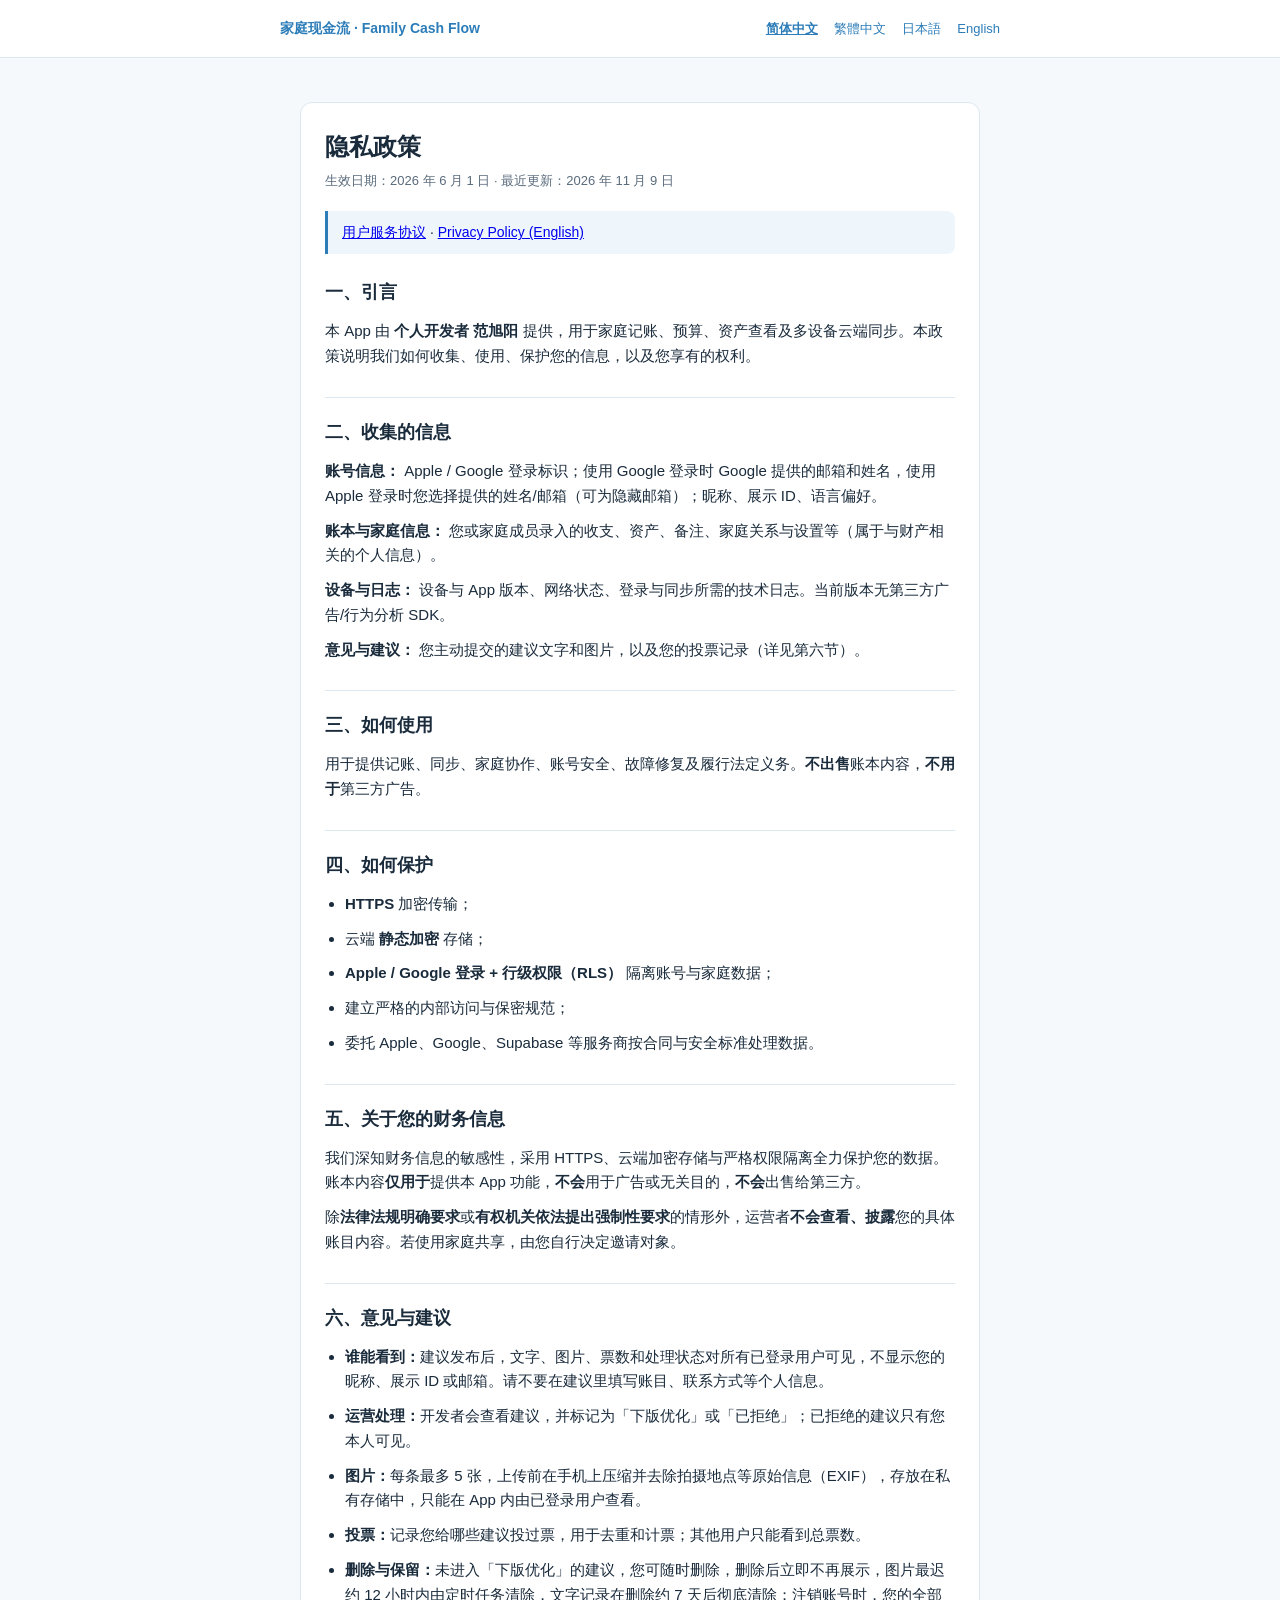
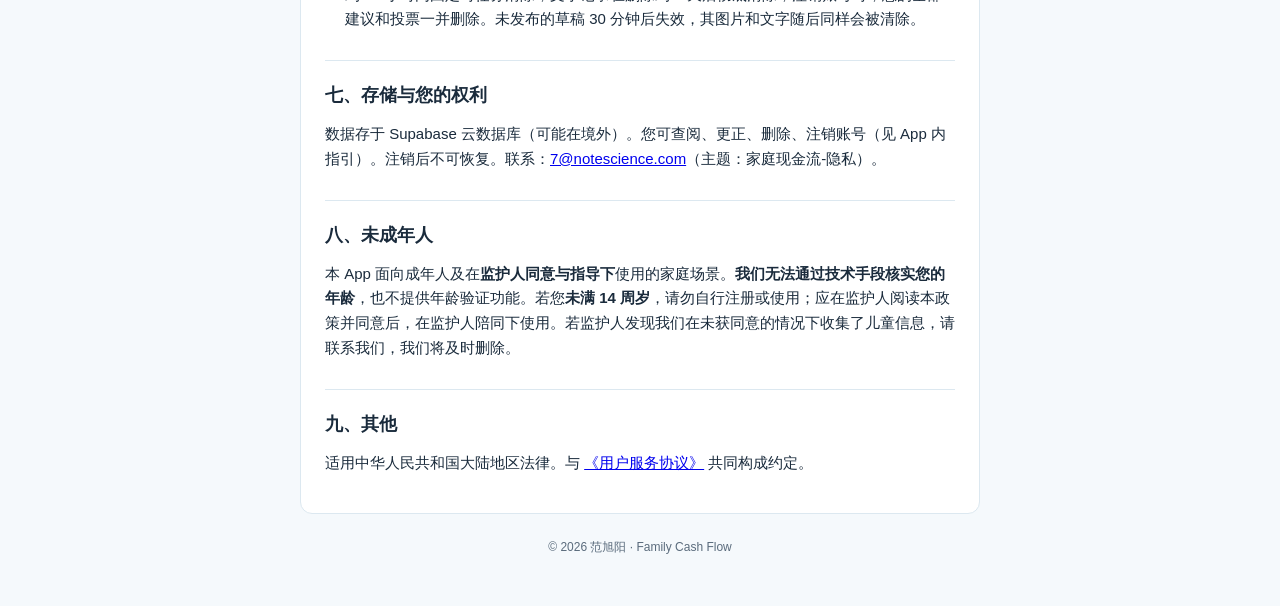
<file: privacy-zh.html>
<!DOCTYPE html>
<html lang="zh-CN">
<head>
  <meta charset="UTF-8">
  <meta name="viewport" content="width=device-width, initial-scale=1">
  <title>家庭现金流 — 隐私政策</title>
  <link rel="stylesheet" href="style.css">
</head>
<body>
  <header>
    <div class="inner">
      <span class="brand">家庭现金流 · Family Cash Flow</span>
      <nav class="lang" aria-label="Language">
        <a href="privacy-zh.html" lang="zh-CN" class="active">简体中文</a>
        <a href="privacy-zh-hant.html" lang="zh-Hant">繁體中文</a>
        <a href="privacy-ja.html" lang="ja">日本語</a>
        <a href="privacy-en.html" lang="en">English</a>
      </nav>
    </div>
  </header>
  <div class="wrap">
    <article>
      <h1>隐私政策</h1>
      <p class="meta">生效日期：2026 年 6 月 1 日 · 最近更新：2026 年 11 月 9 日</p>
      <p class="note"><a href="terms-zh.html">用户服务协议</a> · <a href="privacy-en.html">Privacy Policy (English)</a></p>

      <h2>一、引言</h2>
      <p>本 App 由 <strong>个人开发者 范旭阳</strong> 提供，用于家庭记账、预算、资产查看及多设备云端同步。本政策说明我们如何收集、使用、保护您的信息，以及您享有的权利。</p>

      <h2>二、收集的信息</h2>
      <p><strong>账号信息：</strong> Apple / Google 登录标识；使用 Google 登录时 Google 提供的邮箱和姓名，使用 Apple 登录时您选择提供的姓名/邮箱（可为隐藏邮箱）；昵称、展示 ID、语言偏好。</p>
      <p><strong>账本与家庭信息：</strong> 您或家庭成员录入的收支、资产、备注、家庭关系与设置等（属于与财产相关的个人信息）。</p>
      <p><strong>设备与日志：</strong> 设备与 App 版本、网络状态、登录与同步所需的技术日志。当前版本无第三方广告/行为分析 SDK。</p>
      <p><strong>意见与建议：</strong> 您主动提交的建议文字和图片，以及您的投票记录（详见第六节）。</p>

      <h2>三、如何使用</h2>
      <p>用于提供记账、同步、家庭协作、账号安全、故障修复及履行法定义务。<strong>不出售</strong>账本内容，<strong>不用于</strong>第三方广告。</p>

      <h2>四、如何保护</h2>
      <ul>
        <li><strong>HTTPS</strong> 加密传输；</li>
        <li>云端 <strong>静态加密</strong> 存储；</li>
        <li><strong>Apple / Google 登录 + 行级权限（RLS）</strong> 隔离账号与家庭数据；</li>
        <li>建立严格的内部访问与保密规范；</li>
        <li>委托 Apple、Google、Supabase 等服务商按合同与安全标准处理数据。</li>
      </ul>

      <h2>五、关于您的财务信息</h2>
      <p>我们深知财务信息的敏感性，采用 HTTPS、云端加密存储与严格权限隔离全力保护您的数据。账本内容<strong>仅用于</strong>提供本 App 功能，<strong>不会</strong>用于广告或无关目的，<strong>不会</strong>出售给第三方。</p>
      <p>除<strong>法律法规明确要求</strong>或<strong>有权机关依法提出强制性要求</strong>的情形外，运营者<strong>不会查看、披露</strong>您的具体账目内容。若使用家庭共享，由您自行决定邀请对象。</p>

      <h2>六、意见与建议</h2>
      <ul>
        <li><strong>谁能看到：</strong>建议发布后，文字、图片、票数和处理状态对所有已登录用户可见，不显示您的昵称、展示 ID 或邮箱。请不要在建议里填写账目、联系方式等个人信息。</li>
        <li><strong>运营处理：</strong>开发者会查看建议，并标记为「下版优化」或「已拒绝」；已拒绝的建议只有您本人可见。</li>
        <li><strong>图片：</strong>每条最多 5 张，上传前在手机上压缩并去除拍摄地点等原始信息（EXIF），存放在私有存储中，只能在 App 内由已登录用户查看。</li>
        <li><strong>投票：</strong>记录您给哪些建议投过票，用于去重和计票；其他用户只能看到总票数。</li>
        <li><strong>删除与保留：</strong>未进入「下版优化」的建议，您可随时删除，删除后立即不再展示，图片最迟约 12 小时内由定时任务清除，文字记录在删除约 7 天后彻底清除；注销账号时，您的全部建议和投票一并删除。未发布的草稿 30 分钟后失效，其图片和文字随后同样会被清除。</li>
      </ul>

      <h2>七、存储与您的权利</h2>
      <p>数据存于 Supabase 云数据库（可能在境外）。您可查阅、更正、删除、注销账号（见 App 内指引）。注销后不可恢复。联系：<a href="mailto:7@notescience.com">7@notescience.com</a>（主题：家庭现金流-隐私）。</p>

      <h2>八、未成年人</h2>
      <p>本 App 面向成年人及在<strong>监护人同意与指导下</strong>使用的家庭场景。<strong>我们无法通过技术手段核实您的年龄</strong>，也不提供年龄验证功能。若您<strong>未满 14 周岁</strong>，请勿自行注册或使用；应在监护人阅读本政策并同意后，在监护人陪同下使用。若监护人发现我们在未获同意的情况下收集了儿童信息，请联系我们，我们将及时删除。</p>

      <h2>九、其他</h2>
      <p>适用中华人民共和国大陆地区法律。与 <a href="terms-zh.html">《用户服务协议》</a> 共同构成约定。</p>
    </article>
    <footer>© 2026 范旭阳 · Family Cash Flow</footer>
  </div>
</body>
</html>
</file>
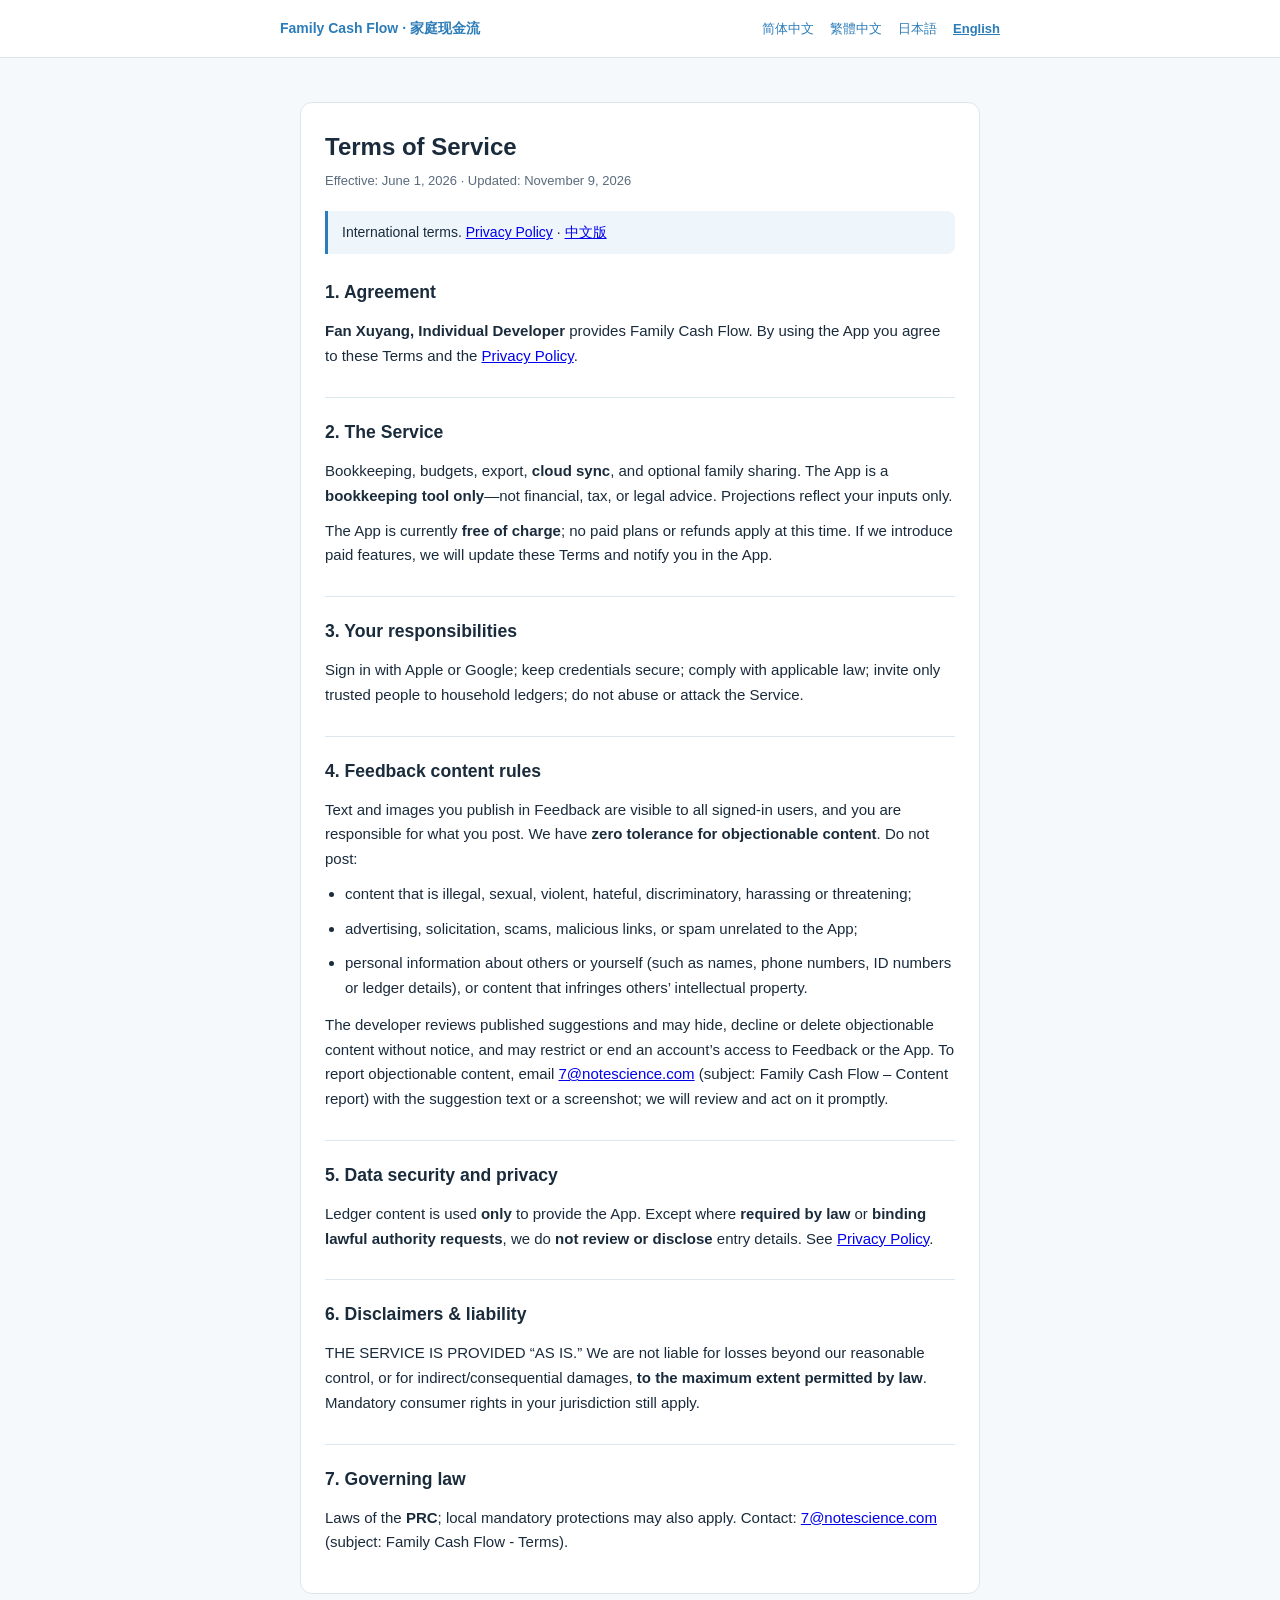
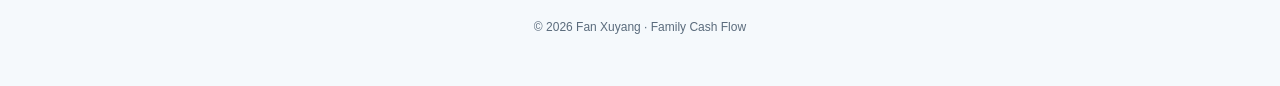
<file: terms-en.html>
<!DOCTYPE html>
<html lang="en">
<head>
  <meta charset="UTF-8">
  <meta name="viewport" content="width=device-width, initial-scale=1">
  <title>Family Cash Flow — Terms of Service</title>
  <link rel="stylesheet" href="style.css">
</head>
<body>
  <header>
    <div class="inner">
      <span class="brand">Family Cash Flow · 家庭现金流</span>
      <nav class="lang" aria-label="Language">
        <a href="terms-zh.html" lang="zh-CN">简体中文</a>
        <a href="terms-zh-hant.html" lang="zh-Hant">繁體中文</a>
        <a href="terms-ja.html" lang="ja">日本語</a>
        <a href="terms-en.html" lang="en" class="active">English</a>
      </nav>
    </div>
  </header>
  <div class="wrap">
    <article>
      <h1>Terms of Service</h1>
      <p class="meta">Effective: June 1, 2026 · Updated: November 9, 2026</p>
      <p class="note">International terms. <a href="privacy-en.html">Privacy Policy</a> · <a href="terms-zh.html">中文版</a></p>

      <h2>1. Agreement</h2>
      <p><strong>Fan Xuyang, Individual Developer</strong> provides Family Cash Flow. By using the App you agree to these Terms and the <a href="privacy-en.html">Privacy Policy</a>.</p>

      <h2>2. The Service</h2>
      <p>Bookkeeping, budgets, export, <strong>cloud sync</strong>, and optional family sharing. The App is a <strong>bookkeeping tool only</strong>—not financial, tax, or legal advice. Projections reflect your inputs only.</p>
      <p>The App is currently <strong>free of charge</strong>; no paid plans or refunds apply at this time. If we introduce paid features, we will update these Terms and notify you in the App.</p>

      <h2>3. Your responsibilities</h2>
      <p>Sign in with Apple or Google; keep credentials secure; comply with applicable law; invite only trusted people to household ledgers; do not abuse or attack the Service.</p>

      <h2>4. Feedback content rules</h2>
      <p>Text and images you publish in Feedback are visible to all signed-in users, and you are responsible for what you post. We have <strong>zero tolerance for objectionable content</strong>. Do not post:</p>
      <ul>
        <li>content that is illegal, sexual, violent, hateful, discriminatory, harassing or threatening;</li>
        <li>advertising, solicitation, scams, malicious links, or spam unrelated to the App;</li>
        <li>personal information about others or yourself (such as names, phone numbers, ID numbers or ledger details), or content that infringes others’ intellectual property.</li>
      </ul>
      <p>The developer reviews published suggestions and may hide, decline or delete objectionable content without notice, and may restrict or end an account’s access to Feedback or the App. To report objectionable content, email <a href="mailto:7@notescience.com">7@notescience.com</a> (subject: Family Cash Flow – Content report) with the suggestion text or a screenshot; we will review and act on it promptly.</p>

      <h2>5. Data security and privacy</h2>
      <p>Ledger content is used <strong>only</strong> to provide the App. Except where <strong>required by law</strong> or <strong>binding lawful authority requests</strong>, we do <strong>not review or disclose</strong> entry details. See <a href="privacy-en.html">Privacy Policy</a>.</p>

      <h2>6. Disclaimers &amp; liability</h2>
      <p>THE SERVICE IS PROVIDED “AS IS.” We are not liable for losses beyond our reasonable control, or for indirect/consequential damages, <strong>to the maximum extent permitted by law</strong>. Mandatory consumer rights in your jurisdiction still apply.</p>

      <h2>7. Governing law</h2>
      <p>Laws of the <strong>PRC</strong>; local mandatory protections may also apply. Contact: <a href="mailto:7@notescience.com">7@notescience.com</a> (subject: Family Cash Flow - Terms).</p>
    </article>
    <footer>© 2026 Fan Xuyang · Family Cash Flow</footer>
  </div>
</body>
</html>
</file>
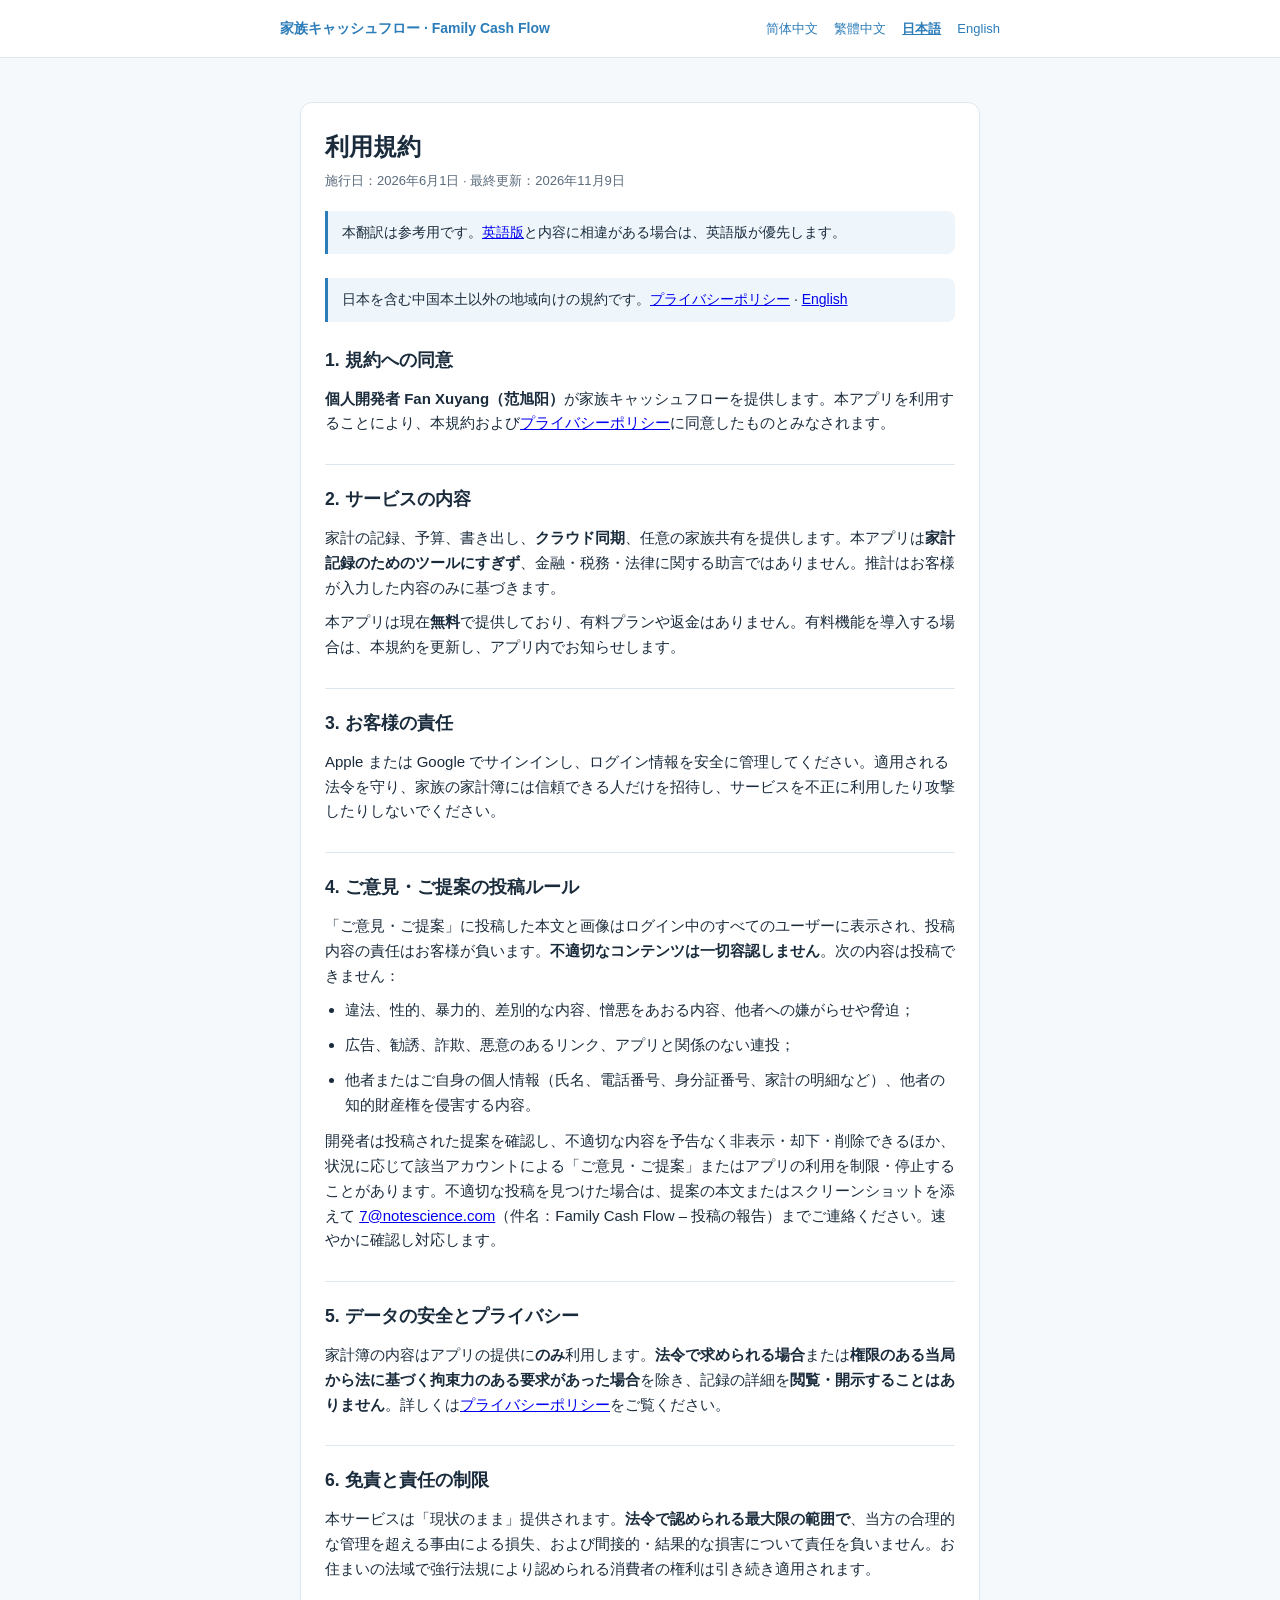
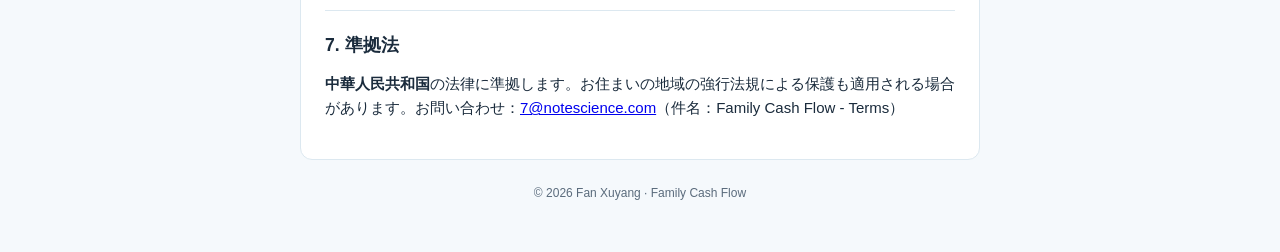
<file: terms-ja.html>
<!DOCTYPE html>
<html lang="ja">
<head>
  <meta charset="UTF-8">
  <meta name="viewport" content="width=device-width, initial-scale=1">
  <title>家族キャッシュフロー — 利用規約</title>
  <link rel="stylesheet" href="style.css">
</head>
<body>
  <header>
    <div class="inner">
      <span class="brand">家族キャッシュフロー · Family Cash Flow</span>
      <nav class="lang" aria-label="Language">
        <a href="terms-zh.html" lang="zh-CN">简体中文</a>
        <a href="terms-zh-hant.html" lang="zh-Hant">繁體中文</a>
        <a href="terms-ja.html" lang="ja" class="active">日本語</a>
        <a href="terms-en.html" lang="en">English</a>
      </nav>
    </div>
  </header>
  <div class="wrap">
    <article>
      <h1>利用規約</h1>
      <p class="meta">施行日：2026年6月1日 · 最終更新：2026年11月9日</p>
      <p class="note">本翻訳は参考用です。<a href="terms-en.html">英語版</a>と内容に相違がある場合は、英語版が優先します。</p>
      <p class="note">日本を含む中国本土以外の地域向けの規約です。<a href="privacy-ja.html">プライバシーポリシー</a> · <a href="terms-en.html">English</a></p>

      <h2>1. 規約への同意</h2>
      <p><strong>個人開発者 Fan Xuyang（范旭阳）</strong>が家族キャッシュフローを提供します。本アプリを利用することにより、本規約および<a href="privacy-ja.html">プライバシーポリシー</a>に同意したものとみなされます。</p>

      <h2>2. サービスの内容</h2>
      <p>家計の記録、予算、書き出し、<strong>クラウド同期</strong>、任意の家族共有を提供します。本アプリは<strong>家計記録のためのツールにすぎず</strong>、金融・税務・法律に関する助言ではありません。推計はお客様が入力した内容のみに基づきます。</p>
      <p>本アプリは現在<strong>無料</strong>で提供しており、有料プランや返金はありません。有料機能を導入する場合は、本規約を更新し、アプリ内でお知らせします。</p>

      <h2>3. お客様の責任</h2>
      <p>Apple または Google でサインインし、ログイン情報を安全に管理してください。適用される法令を守り、家族の家計簿には信頼できる人だけを招待し、サービスを不正に利用したり攻撃したりしないでください。</p>

      <h2>4. ご意見・ご提案の投稿ルール</h2>
      <p>「ご意見・ご提案」に投稿した本文と画像はログイン中のすべてのユーザーに表示され、投稿内容の責任はお客様が負います。<strong>不適切なコンテンツは一切容認しません</strong>。次の内容は投稿できません：</p>
      <ul>
        <li>違法、性的、暴力的、差別的な内容、憎悪をあおる内容、他者への嫌がらせや脅迫；</li>
        <li>広告、勧誘、詐欺、悪意のあるリンク、アプリと関係のない連投；</li>
        <li>他者またはご自身の個人情報（氏名、電話番号、身分証番号、家計の明細など）、他者の知的財産権を侵害する内容。</li>
      </ul>
      <p>開発者は投稿された提案を確認し、不適切な内容を予告なく非表示・却下・削除できるほか、状況に応じて該当アカウントによる「ご意見・ご提案」またはアプリの利用を制限・停止することがあります。不適切な投稿を見つけた場合は、提案の本文またはスクリーンショットを添えて <a href="mailto:7@notescience.com">7@notescience.com</a>（件名：Family Cash Flow – 投稿の報告）までご連絡ください。速やかに確認し対応します。</p>

      <h2>5. データの安全とプライバシー</h2>
      <p>家計簿の内容はアプリの提供に<strong>のみ</strong>利用します。<strong>法令で求められる場合</strong>または<strong>権限のある当局から法に基づく拘束力のある要求があった場合</strong>を除き、記録の詳細を<strong>閲覧・開示することはありません</strong>。詳しくは<a href="privacy-ja.html">プライバシーポリシー</a>をご覧ください。</p>

      <h2>6. 免責と責任の制限</h2>
      <p>本サービスは「現状のまま」提供されます。<strong>法令で認められる最大限の範囲で</strong>、当方の合理的な管理を超える事由による損失、および間接的・結果的な損害について責任を負いません。お住まいの法域で強行法規により認められる消費者の権利は引き続き適用されます。</p>

      <h2>7. 準拠法</h2>
      <p><strong>中華人民共和国</strong>の法律に準拠します。お住まいの地域の強行法規による保護も適用される場合があります。お問い合わせ：<a href="mailto:7@notescience.com">7@notescience.com</a>（件名：Family Cash Flow - Terms）</p>
    </article>
    <footer>© 2026 Fan Xuyang · Family Cash Flow</footer>
  </div>
</body>
</html>
</file>
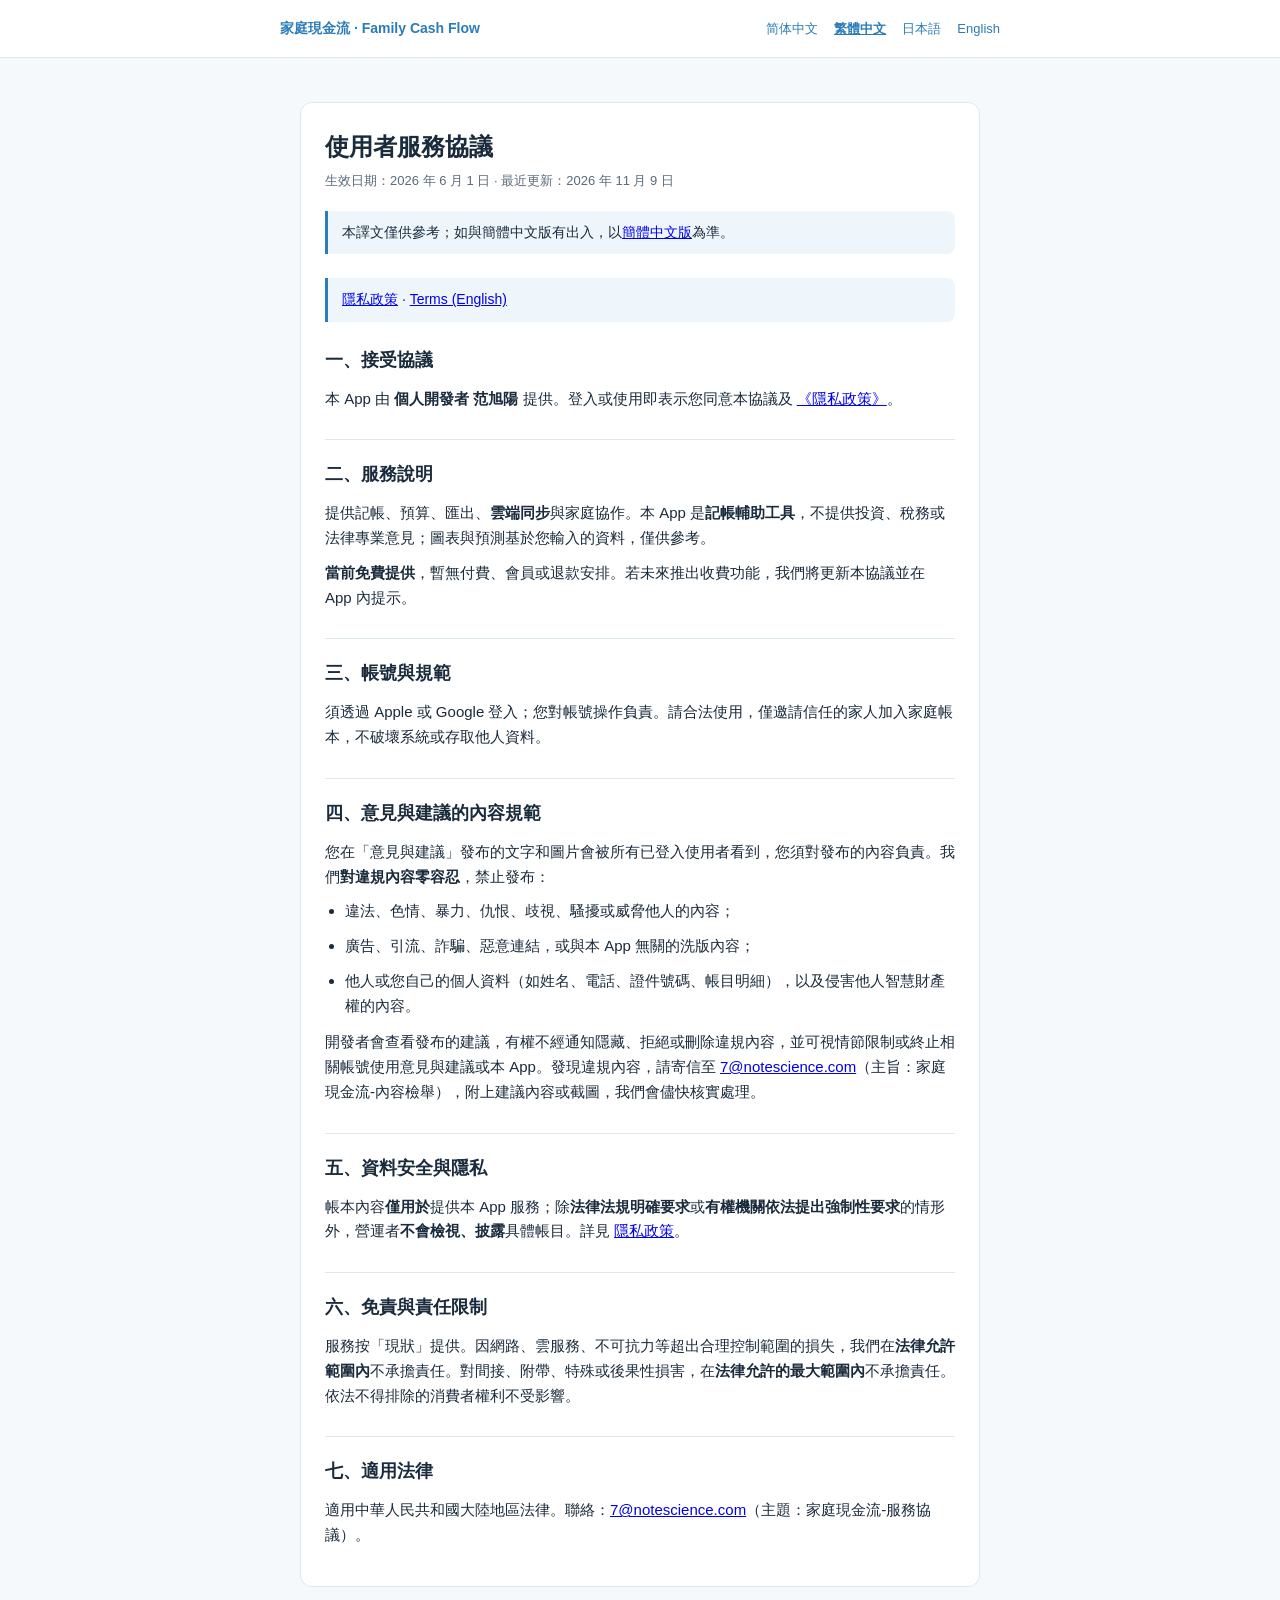
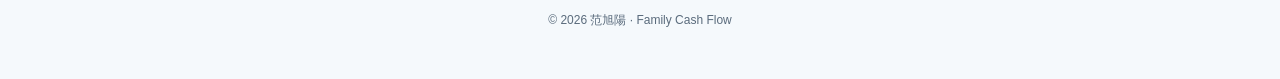
<file: terms-zh-hant.html>
<!DOCTYPE html>
<html lang="zh-Hant">
<head>
  <meta charset="UTF-8">
  <meta name="viewport" content="width=device-width, initial-scale=1">
  <title>家庭現金流 — 使用者服務協議</title>
  <link rel="stylesheet" href="style.css">
</head>
<body>
  <header>
    <div class="inner">
      <span class="brand">家庭現金流 · Family Cash Flow</span>
      <nav class="lang" aria-label="Language">
        <a href="terms-zh.html" lang="zh-CN">简体中文</a>
        <a href="terms-zh-hant.html" lang="zh-Hant" class="active">繁體中文</a>
        <a href="terms-ja.html" lang="ja">日本語</a>
        <a href="terms-en.html" lang="en">English</a>
      </nav>
    </div>
  </header>
  <div class="wrap">
    <article>
      <h1>使用者服務協議</h1>
      <p class="meta">生效日期：2026 年 6 月 1 日 · 最近更新：2026 年 11 月 9 日</p>
      <p class="note">本譯文僅供參考；如與簡體中文版有出入，以<a href="terms-zh.html">簡體中文版</a>為準。</p>
      <p class="note"><a href="privacy-zh-hant.html">隱私政策</a> · <a href="terms-en.html">Terms (English)</a></p>

      <h2>一、接受協議</h2>
      <p>本 App 由 <strong>個人開發者 范旭陽</strong> 提供。登入或使用即表示您同意本協議及 <a href="privacy-zh-hant.html">《隱私政策》</a>。</p>

      <h2>二、服務說明</h2>
      <p>提供記帳、預算、匯出、<strong>雲端同步</strong>與家庭協作。本 App 是<strong>記帳輔助工具</strong>，不提供投資、稅務或法律專業意見；圖表與預測基於您輸入的資料，僅供參考。</p>
      <p><strong>當前免費提供</strong>，暫無付費、會員或退款安排。若未來推出收費功能，我們將更新本協議並在 App 內提示。</p>

      <h2>三、帳號與規範</h2>
      <p>須透過 Apple 或 Google 登入；您對帳號操作負責。請合法使用，僅邀請信任的家人加入家庭帳本，不破壞系統或存取他人資料。</p>

      <h2>四、意見與建議的內容規範</h2>
      <p>您在「意見與建議」發布的文字和圖片會被所有已登入使用者看到，您須對發布的內容負責。我們<strong>對違規內容零容忍</strong>，禁止發布：</p>
      <ul>
        <li>違法、色情、暴力、仇恨、歧視、騷擾或威脅他人的內容；</li>
        <li>廣告、引流、詐騙、惡意連結，或與本 App 無關的洗版內容；</li>
        <li>他人或您自己的個人資料（如姓名、電話、證件號碼、帳目明細），以及侵害他人智慧財產權的內容。</li>
      </ul>
      <p>開發者會查看發布的建議，有權不經通知隱藏、拒絕或刪除違規內容，並可視情節限制或終止相關帳號使用意見與建議或本 App。發現違規內容，請寄信至 <a href="mailto:7@notescience.com">7@notescience.com</a>（主旨：家庭現金流-內容檢舉），附上建議內容或截圖，我們會儘快核實處理。</p>

      <h2>五、資料安全與隱私</h2>
      <p>帳本內容<strong>僅用於</strong>提供本 App 服務；除<strong>法律法規明確要求</strong>或<strong>有權機關依法提出強制性要求</strong>的情形外，營運者<strong>不會檢視、披露</strong>具體帳目。詳見 <a href="privacy-zh-hant.html">隱私政策</a>。</p>

      <h2>六、免責與責任限制</h2>
      <p>服務按「現狀」提供。因網路、雲服務、不可抗力等超出合理控制範圍的損失，我們在<strong>法律允許範圍內</strong>不承擔責任。對間接、附帶、特殊或後果性損害，在<strong>法律允許的最大範圍內</strong>不承擔責任。依法不得排除的消費者權利不受影響。</p>

      <h2>七、適用法律</h2>
      <p>適用中華人民共和國大陸地區法律。聯絡：<a href="mailto:7@notescience.com">7@notescience.com</a>（主題：家庭現金流-服務協議）。</p>
    </article>
    <footer>© 2026 范旭陽 · Family Cash Flow</footer>
  </div>
</body>
</html>
</file>
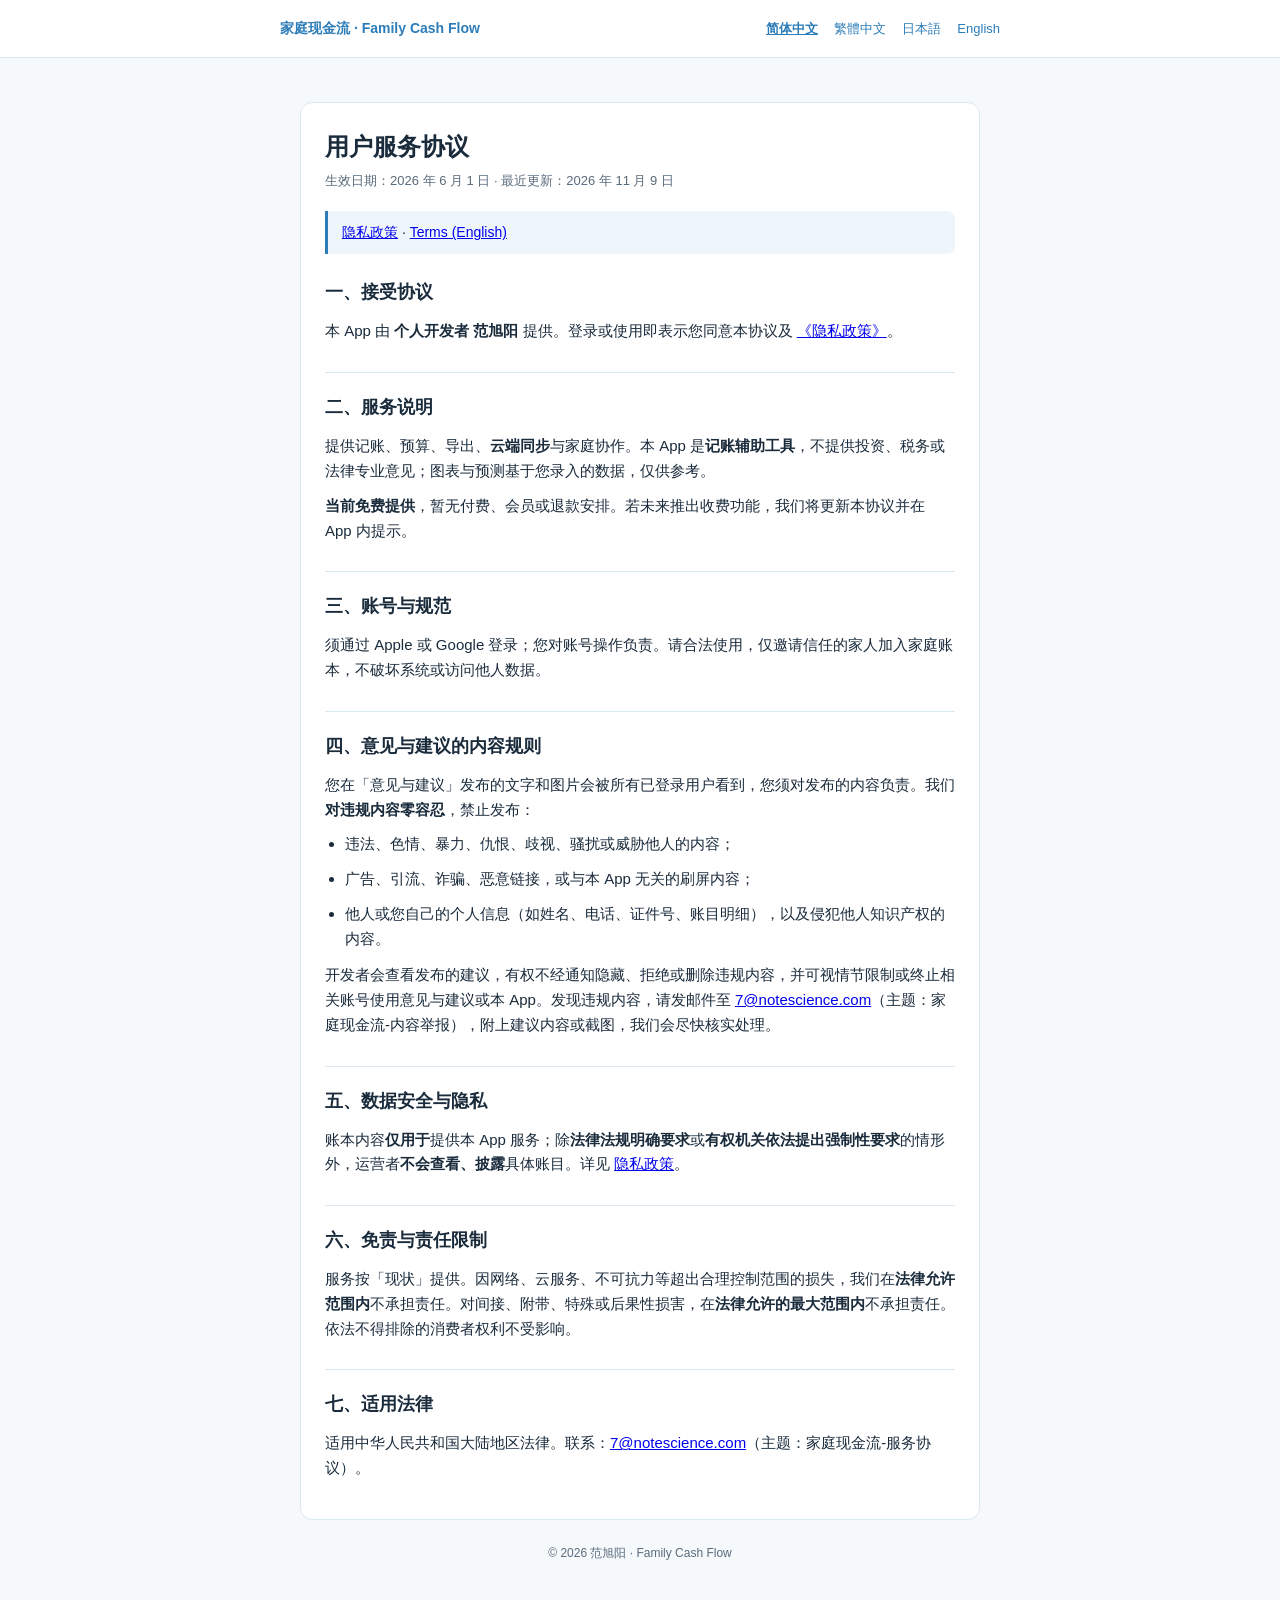
<file: terms-zh.html>
<!DOCTYPE html>
<html lang="zh-CN">
<head>
  <meta charset="UTF-8">
  <meta name="viewport" content="width=device-width, initial-scale=1">
  <title>家庭现金流 — 用户服务协议</title>
  <link rel="stylesheet" href="style.css">
</head>
<body>
  <header>
    <div class="inner">
      <span class="brand">家庭现金流 · Family Cash Flow</span>
      <nav class="lang" aria-label="Language">
        <a href="terms-zh.html" lang="zh-CN" class="active">简体中文</a>
        <a href="terms-zh-hant.html" lang="zh-Hant">繁體中文</a>
        <a href="terms-ja.html" lang="ja">日本語</a>
        <a href="terms-en.html" lang="en">English</a>
      </nav>
    </div>
  </header>
  <div class="wrap">
    <article>
      <h1>用户服务协议</h1>
      <p class="meta">生效日期：2026 年 6 月 1 日 · 最近更新：2026 年 11 月 9 日</p>
      <p class="note"><a href="privacy-zh.html">隐私政策</a> · <a href="terms-en.html">Terms (English)</a></p>

      <h2>一、接受协议</h2>
      <p>本 App 由 <strong>个人开发者 范旭阳</strong> 提供。登录或使用即表示您同意本协议及 <a href="privacy-zh.html">《隐私政策》</a>。</p>

      <h2>二、服务说明</h2>
      <p>提供记账、预算、导出、<strong>云端同步</strong>与家庭协作。本 App 是<strong>记账辅助工具</strong>，不提供投资、税务或法律专业意见；图表与预测基于您录入的数据，仅供参考。</p>
      <p><strong>当前免费提供</strong>，暂无付费、会员或退款安排。若未来推出收费功能，我们将更新本协议并在 App 内提示。</p>

      <h2>三、账号与规范</h2>
      <p>须通过 Apple 或 Google 登录；您对账号操作负责。请合法使用，仅邀请信任的家人加入家庭账本，不破坏系统或访问他人数据。</p>

      <h2>四、意见与建议的内容规则</h2>
      <p>您在「意见与建议」发布的文字和图片会被所有已登录用户看到，您须对发布的内容负责。我们<strong>对违规内容零容忍</strong>，禁止发布：</p>
      <ul>
        <li>违法、色情、暴力、仇恨、歧视、骚扰或威胁他人的内容；</li>
        <li>广告、引流、诈骗、恶意链接，或与本 App 无关的刷屏内容；</li>
        <li>他人或您自己的个人信息（如姓名、电话、证件号、账目明细），以及侵犯他人知识产权的内容。</li>
      </ul>
      <p>开发者会查看发布的建议，有权不经通知隐藏、拒绝或删除违规内容，并可视情节限制或终止相关账号使用意见与建议或本 App。发现违规内容，请发邮件至 <a href="mailto:7@notescience.com">7@notescience.com</a>（主题：家庭现金流-内容举报），附上建议内容或截图，我们会尽快核实处理。</p>

      <h2>五、数据安全与隐私</h2>
      <p>账本内容<strong>仅用于</strong>提供本 App 服务；除<strong>法律法规明确要求</strong>或<strong>有权机关依法提出强制性要求</strong>的情形外，运营者<strong>不会查看、披露</strong>具体账目。详见 <a href="privacy-zh.html">隐私政策</a>。</p>

      <h2>六、免责与责任限制</h2>
      <p>服务按「现状」提供。因网络、云服务、不可抗力等超出合理控制范围的损失，我们在<strong>法律允许范围内</strong>不承担责任。对间接、附带、特殊或后果性损害，在<strong>法律允许的最大范围内</strong>不承担责任。依法不得排除的消费者权利不受影响。</p>

      <h2>七、适用法律</h2>
      <p>适用中华人民共和国大陆地区法律。联系：<a href="mailto:7@notescience.com">7@notescience.com</a>（主题：家庭现金流-服务协议）。</p>
    </article>
    <footer>© 2026 范旭阳 · Family Cash Flow</footer>
  </div>
</body>
</html>
</file>
<file: style.css>
:root {
  --bg: #f5f9fc;
  --surface: #ffffff;
  --text: #1a2b3c;
  --muted: #5a6b7c;
  --accent: #2b7cb8;
  --border: #dce8f0;
  --max: 720px;
}
* { box-sizing: border-box; }
body {
  margin: 0;
  font-family: -apple-system, BlinkMacSystemFont, "Segoe UI", Roboto, "PingFang SC", "Hiragino Sans GB", "Microsoft YaHei", sans-serif;
  background: var(--bg);
  color: var(--text);
  line-height: 1.65;
  font-size: 15px;
}
.wrap {
  max-width: var(--max);
  margin: 0 auto;
  padding: 24px 20px 48px;
}
header {
  background: var(--surface);
  border-bottom: 1px solid var(--border);
  padding: 16px 20px;
  position: sticky;
  top: 0;
  z-index: 10;
}
header .inner {
  max-width: var(--max);
  margin: 0 auto;
  display: flex;
  align-items: center;
  justify-content: space-between;
  gap: 12px;
  flex-wrap: wrap;
}
.brand { font-weight: 700; font-size: 14px; color: var(--accent); }
.lang a {
  color: var(--accent);
  text-decoration: none;
  font-size: 13px;
  margin-left: 12px;
}
.lang a.active { font-weight: 700; text-decoration: underline; }
article {
  background: var(--surface);
  border: 1px solid var(--border);
  border-radius: 12px;
  padding: 28px 24px;
  margin-top: 20px;
}
h1 { font-size: 1.5rem; margin: 0 0 8px; line-height: 1.3; }
.meta { color: var(--muted); font-size: 13px; margin-bottom: 20px; }
.note {
  background: #eef6fb;
  border-left: 3px solid var(--accent);
  padding: 10px 14px;
  font-size: 14px;
  margin-bottom: 24px;
  border-radius: 0 8px 8px 0;
}
h2 { font-size: 1.1rem; margin: 28px 0 12px; border-top: 1px solid var(--border); padding-top: 20px; }
h2:first-of-type { border-top: none; padding-top: 0; margin-top: 0; }
h3 { font-size: 1rem; margin: 18px 0 8px; }
p, li { margin: 0 0 10px; }
ul { padding-left: 1.25rem; margin: 0 0 12px; }
table { width: 100%; border-collapse: collapse; font-size: 14px; margin: 12px 0; }
th, td { border: 1px solid var(--border); padding: 8px 10px; text-align: left; vertical-align: top; }
th { background: #f0f6fa; }
footer { text-align: center; color: var(--muted); font-size: 12px; margin-top: 24px; }
strong { font-weight: 600; }
</file>
